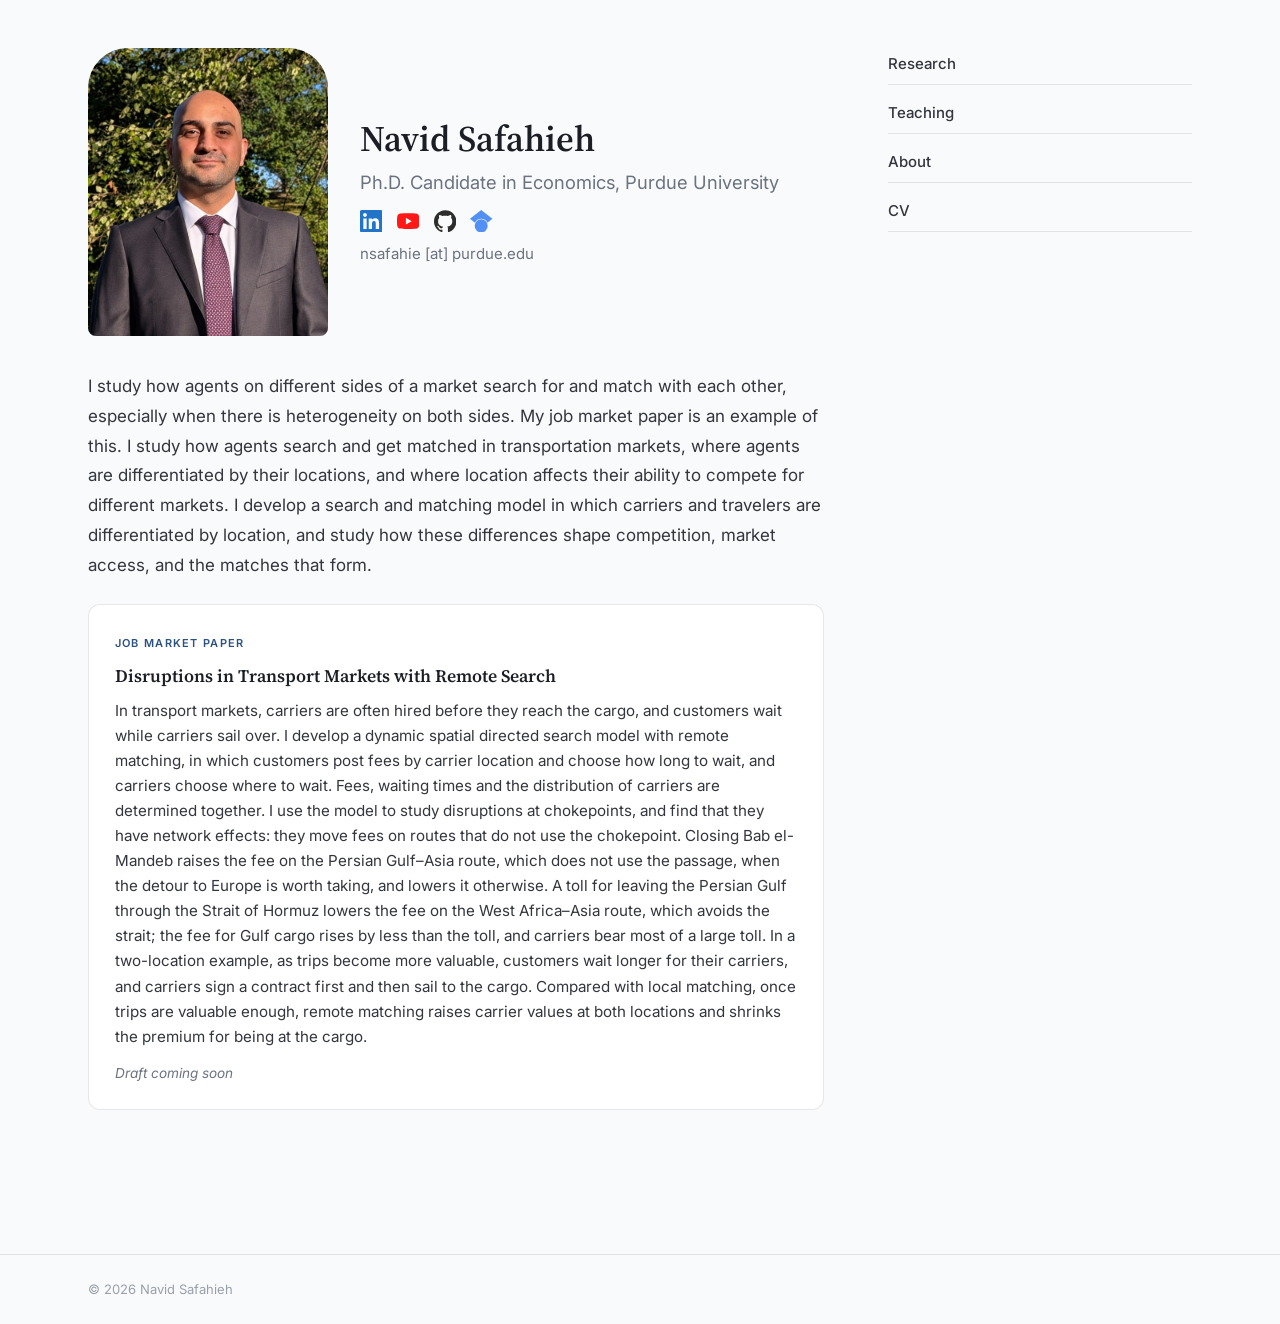
<file: index.html>
<!DOCTYPE html>
<html lang="en">
<head>
  <meta charset="UTF-8"/>
  <meta name="viewport" content="width=device-width, initial-scale=1.0"/>
  <title>Navid Safahieh</title>
  <meta name="description" content="Navid Safahieh — Ph.D. Candidate in Economics, Purdue University, on the 2026&ndash;27 job market. Job market paper on remote matching in transport markets."/>
  <link rel="icon" href="data:image/svg+xml,<svg xmlns='http://www.w3.org/2000/svg' viewBox='0 0 32 32'><rect width='32' height='32' rx='6' fill='%232c5282'/><text x='50%25' y='50%25' dominant-baseline='central' text-anchor='middle' font-family='Georgia,serif' font-size='14' font-weight='bold' fill='white'>NS</text></svg>"/>
  <link rel="preconnect" href="https://fonts.googleapis.com"/>
  <link rel="preconnect" href="https://fonts.gstatic.com" crossorigin/>
  <link href="https://fonts.googleapis.com/css2?family=Inter:wght@400;500;600&family=Source+Serif+4:opsz,wght@8..60,400;8..60,600&display=swap" rel="stylesheet"/>
  <link rel="stylesheet" href="css/style.css?v=2"/>
</head>
<body>

<main>
  <div class="page-grid">
    <div class="col-main">
      <div class="hero">
        <div class="hero__photo"><img src="images/profile.jpg" alt="Portrait photo of Navid Safahieh."/></div>
        <div>
          <h1 class="hero__name">Navid Safahieh</h1>
          <p class="hero__tagline">Ph.D. Candidate in Economics, Purdue University</p>
          <ul class="social-icons">
            <li>
              <a class="linkedin" href="https://www.linkedin.com/in/navid-safahieh/" target="_blank" rel="noopener" aria-label="LinkedIn" title="LinkedIn">
                <svg viewBox="0 0 24 24" width="22" height="22" aria-hidden="true"><path d="M20.447 20.452h-3.554v-5.569c0-1.328-.027-3.037-1.852-3.037-1.853 0-2.136 1.446-2.136 2.939v5.667H9.351V9h3.414v1.561h.046c.477-.9 1.637-1.85 3.37-1.85 3.601 0 4.267 2.37 4.267 5.455v6.286zM5.337 7.433c-1.144 0-2.063-.926-2.063-2.065 0-1.138.92-2.063 2.063-2.063 1.14 0 2.064.925 2.064 2.063 0 1.139-.925 2.065-2.064 2.065zm1.782 13.019H3.555V9h3.564v11.452zM22.225 0H1.771C.792 0 0 .774 0 1.729v20.542C0 23.227.792 24 1.771 24h20.451C23.2 24 24 23.227 24 22.271V1.729C24 .774 23.2 0 22.222 0h.003z"/></svg>
              </a>
            </li>
            <li>
              <a class="youtube" href="https://youtube.com/@navidzky?si=ARtnO8RznfrMCBA2" target="_blank" rel="noopener" aria-label="YouTube" title="YouTube">
                <svg viewBox="0 0 24 24" width="22" height="22" aria-hidden="true"><path d="M23.498 6.186a3.016 3.016 0 0 0-2.122-2.136C19.505 3.545 12 3.545 12 3.545s-7.505 0-9.377.505A3.017 3.017 0 0 0 .502 6.186C0 8.07 0 12 0 12s0 3.93.502 5.814a3.016 3.016 0 0 0 2.122 2.136c1.871.505 9.376.505 9.376.505s7.505 0 9.377-.505a3.015 3.015 0 0 0 2.122-2.136C24 15.93 24 12 24 12s0-3.93-.502-5.814zM9.545 15.568V8.432L15.818 12l-6.273 3.568z"/></svg>
              </a>
            </li>
            <li>
              <a class="github" href="https://github.com/Navidzky" target="_blank" rel="noopener" aria-label="GitHub" title="GitHub">
                <svg viewBox="0 0 24 24" width="22" height="22" aria-hidden="true"><path d="M12 .297c-6.63 0-12 5.373-12 12 0 5.303 3.438 9.8 8.205 11.385.6.113.82-.258.82-.577 0-.285-.01-1.04-.015-2.04-3.338.724-4.042-1.61-4.042-1.61C4.422 18.07 3.633 17.7 3.633 17.7c-1.087-.744.084-.729.084-.729 1.205.084 1.838 1.236 1.838 1.236 1.07 1.835 2.809 1.305 3.495.998.108-.776.417-1.305.76-1.605-2.665-.3-5.466-1.332-5.466-5.93 0-1.31.465-2.38 1.235-3.22-.135-.303-.54-1.523.105-3.176 0 0 1.005-.322 3.3 1.23.96-.267 1.98-.399 3-.405 1.02.006 2.04.138 3 .405 2.28-1.552 3.285-1.23 3.285-1.23.645 1.653.24 2.873.12 3.176.765.84 1.23 1.91 1.23 3.22 0 4.61-2.805 5.625-5.475 5.92.42.36.81 1.096.81 2.22 0 1.606-.015 2.896-.015 3.286 0 .315.21.69.825.57C20.565 22.092 24 17.592 24 12.297c0-6.627-5.373-12-12-12"/></svg>
              </a>
            </li>
            <li>
              <a class="scholar" href="https://scholar.google.com/citations?user=AmNygIAAAAAJ&amp;hl=en&amp;oi=ao" target="_blank" rel="noopener" aria-label="Google Scholar" title="Google Scholar">
                <svg viewBox="0 0 24 24" width="22" height="22" aria-hidden="true"><path d="M5.242 13.769L0 9.5 12 0l12 9.5-5.242 4.269C17.548 11.24 14.978 9.5 12 9.5c-2.977 0-5.548 1.74-6.758 4.269zM12 10a7 7 0 1 0 0 14 7 7 0 0 0 0-14z"/></svg>
              </a>
            </li>
          </ul>
          <p class="hero__email">nsafahie [at] purdue.edu</p>
        </div>
      </div>

      <div class="about">
        <p>
          I study how agents on different sides of a market search for and match
          with each other, especially when there is heterogeneity on both sides. My job market
          paper is an example of this. I study how agents search and get matched in transportation
          markets, where agents are differentiated by their locations, and where location affects
          their ability to compete for different markets. I develop a search and matching model in
          which carriers and travelers are differentiated by location, and study how these
          differences shape competition, market access, and the matches that form.
        </p>
      </div>

      <div class="featured">
        <span class="eyebrow">Job Market Paper</span>
        <p class="paper-title">Disruptions in Transport Markets with Remote Search</p>
        <p class="paper-finding">
          In transport markets, carriers are often hired before they reach the cargo, and customers wait while
          carriers sail over. I develop a dynamic spatial directed search model with remote matching, in which
          customers post fees by carrier location and choose how long to wait, and carriers choose where to
          wait. Fees, waiting times and the distribution of carriers are determined together. I use the model
          to study disruptions at chokepoints, and find that they have network effects: they move fees on
          routes that do not use the chokepoint. Closing Bab el-Mandeb raises the fee on the Persian Gulf&ndash;Asia
          route, which does not use the passage, when the detour to Europe is worth taking, and lowers it
          otherwise. A toll for leaving the Persian Gulf through the Strait of Hormuz lowers the fee on the West
          Africa&ndash;Asia route, which avoids the strait; the fee for Gulf cargo rises by less than the toll, and
          carriers bear most of a large toll. In a two-location example, as trips become more valuable,
          customers wait longer for their carriers, and carriers sign a contract first and then sail to the
          cargo. Compared with local matching, once trips are valuable enough, remote matching raises carrier
          values at both locations and shrinks the premium for being at the cargo.
        </p>
        <ul class="reslinks">
          <li><span class="note">Draft coming soon</span></li>
        </ul>
      </div>
    </div>

    <aside class="rail">
      <nav class="home-nav" aria-label="Site">
        <a href="research.html">Research</a>
        <a href="teaching.html">Teaching</a>
        <a href="about.html">About</a>
        <a href="cv.html">CV</a>
      </nav>
    </aside>
  </div>
</main>

<footer class="site-footer">
  <div class="site-footer__inner">
    <span>&copy; 2026 Navid Safahieh</span>
  </div>
</footer>

<script src="js/main.js"></script>
</body>
</html>
</file>
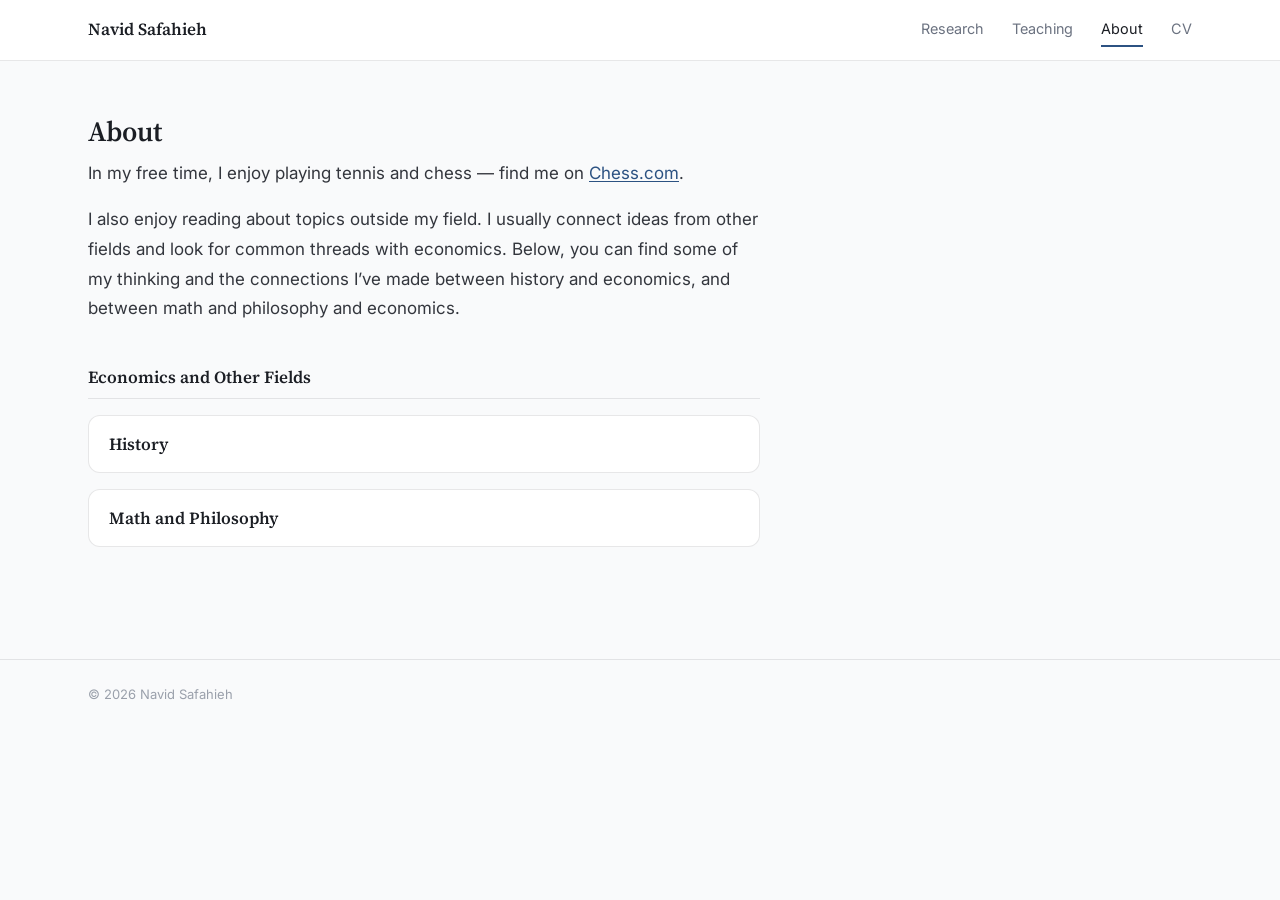
<file: about.html>
<!DOCTYPE html>
<html lang="en">
<head>
  <meta charset="UTF-8"/>
  <meta name="viewport" content="width=device-width, initial-scale=1.0"/>
  <title>About &middot; Navid Safahieh</title>
  <meta name="description" content="A bit about Navid Safahieh beyond economics: tennis, chess, history, and philosophy of modeling."/>
  <link rel="icon" href="data:image/svg+xml,<svg xmlns='http://www.w3.org/2000/svg' viewBox='0 0 32 32'><rect width='32' height='32' rx='6' fill='%232c5282'/><text x='50%25' y='50%25' dominant-baseline='central' text-anchor='middle' font-family='Georgia,serif' font-size='14' font-weight='bold' fill='white'>NS</text></svg>"/>
  <link rel="preconnect" href="https://fonts.googleapis.com"/>
  <link rel="preconnect" href="https://fonts.gstatic.com" crossorigin/>
  <link href="https://fonts.googleapis.com/css2?family=Inter:wght@400;500;600&family=Source+Serif+4:opsz,wght@8..60,400;8..60,600&display=swap" rel="stylesheet"/>
  <link rel="stylesheet" href="css/style.css?v=2"/>
</head>
<body>

<header class="masthead">
  <div class="masthead__inner">
    <a class="masthead__name" href="index.html">Navid Safahieh</a>
    <button class="masthead__toggle" aria-label="Toggle navigation" aria-expanded="false"><span></span></button>
    <nav class="masthead__nav">
      <a href="research.html">Research</a>
      <a href="teaching.html">Teaching</a>
      <a href="about.html" class="is-active">About</a>
      <a href="cv.html">CV</a>
    </nav>
  </div>
</header>

<main>
  <h1 class="page-title">About</h1>

  <div class="about-wrap">
    <div class="about">
      <p>In my free time, I enjoy playing tennis and chess &mdash; find me on <a href="https://www.chess.com/member/navidzky" target="_blank" rel="noopener">Chess.com</a>.</p>
      <p>I also enjoy reading about topics outside my field. I usually connect ideas from other fields and look for common threads with economics. Below, you can find some of my thinking and the connections I&rsquo;ve made between history and economics, and between math and philosophy and economics.</p>
    </div>

    <section class="about-group">
      <h2 class="subhead">Economics and Other Fields</h2>
      <div class="tile-grid tile-grid--stack">
        <div class="tile">
          <button class="tile__trigger abs-toggle" type="button" aria-expanded="false" aria-controls="tile-history">
            <span class="tile__title">History</span>
          </button>
          <div class="tile__body" id="tile-history" hidden>
            <div class="tile__image"><img src="images/history.jpg" alt="A shark and an ice-cream cone next to a chart of ice cream consumption and shark attacks moving together, with old photos and a magnifying glass representing historical evidence" loading="lazy"/></div>
            <p>Both historians and economists have the same challenge in some sense. They are trying to learn about something from evidence, but the evidence itself can be misleading.</p>
            <p>In economics, sometimes the data can give us a misleading picture. A nice example is the famous shark and ice cream example. When we see an increase in ice cream consumption, we also see higher numbers of shark attacks at the beach.</p>
            <p>I want to use this as an example of how an observed relationship in the data does not necessarily mean what we might initially think it means. In this example, summer is actually the common factor: people eat more ice cream and spend more time in the water, which also creates more opportunities for shark attacks.</p>
            <p>The data need to be interpreted carefully, and we need to understand the mechanism generating the relationship.</p>
            <p>History has a similar problem. Historians reconstruct the past from surviving evidence, but that evidence can be incomplete, distorted, selectively preserved, or even fabricated. So the challenge is not simply collecting evidence, but more importantly forming the right theory to detect the distorted and missing pieces and piece together the right picture.</p>
          </div>
        </div>
        <div class="tile">
          <button class="tile__trigger abs-toggle" type="button" aria-expanded="false" aria-controls="tile-math">
            <span class="tile__title">Math and Philosophy</span>
          </button>
          <div class="tile__body" id="tile-math" hidden>
            <div class="tile__image"><img src="images/godel.webp" alt="Portrait of Kurt G&ouml;del" loading="lazy"/></div>
            <p>G&ouml;del&rsquo;s first incompleteness theorem says that any consistent formal system capable of expressing basic arithmetic contains true statements that cannot be proved or disproved within the system. In other words, there will always be statements that cannot be established from its own axioms.</p>
            <p>This has made me think more deeply about economic modeling. An economic model also starts with a set of assumptions, and everything we derive from the model ultimately depends on them. Before asking what a model can tell us, perhaps we should first ask what we want it to explain and whether we have chosen the right assumptions to explain it.</p>
          </div>
        </div>
      </div>
    </section>
  </div>
</main>

<footer class="site-footer">
  <div class="site-footer__inner">
    <span>&copy; 2026 Navid Safahieh</span>
  </div>
</footer>

<script src="js/main.js"></script>
</body>
</html>
</file>
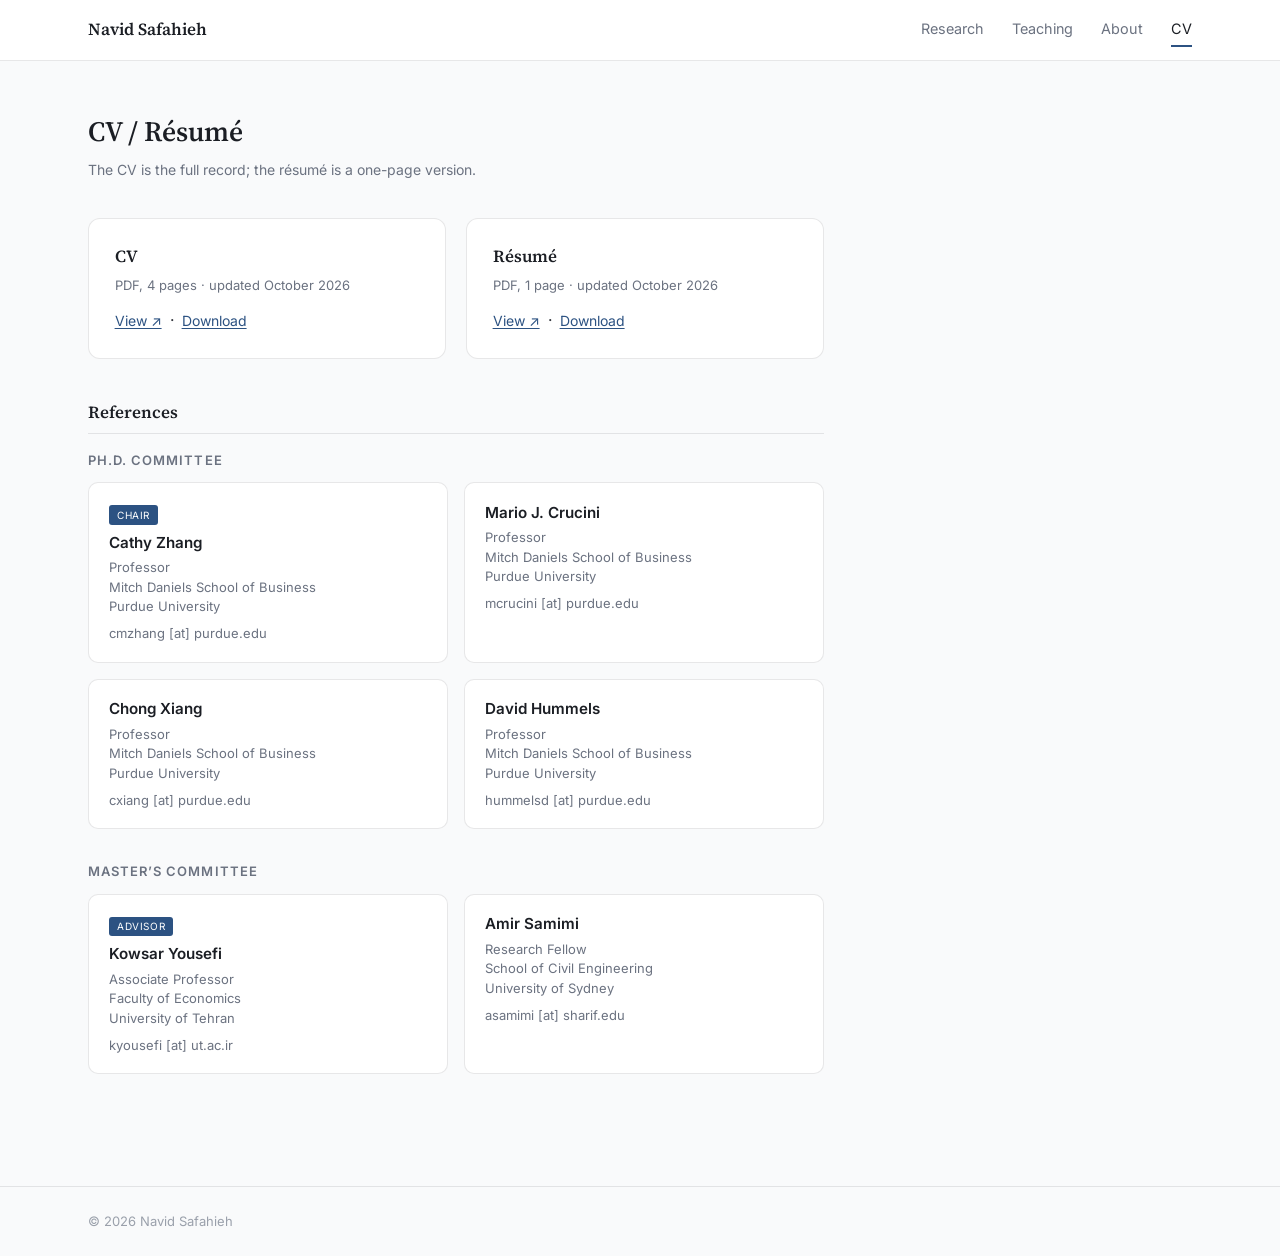
<file: cv.html>
<!DOCTYPE html>
<html lang="en">
<head>
  <meta charset="UTF-8"/>
  <meta name="viewport" content="width=device-width, initial-scale=1.0"/>
  <title>CV &middot; Navid Safahieh</title>
  <meta name="description" content="CV, r&eacute;sum&eacute;, skills, and references for Navid Safahieh."/>
  <link rel="icon" href="data:image/svg+xml,<svg xmlns='http://www.w3.org/2000/svg' viewBox='0 0 32 32'><rect width='32' height='32' rx='6' fill='%232c5282'/><text x='50%25' y='50%25' dominant-baseline='central' text-anchor='middle' font-family='Georgia,serif' font-size='14' font-weight='bold' fill='white'>NS</text></svg>"/>
  <link rel="preconnect" href="https://fonts.googleapis.com"/>
  <link rel="preconnect" href="https://fonts.gstatic.com" crossorigin/>
  <link href="https://fonts.googleapis.com/css2?family=Inter:wght@400;500;600&family=Source+Serif+4:opsz,wght@8..60,400;8..60,600&display=swap" rel="stylesheet"/>
  <link rel="stylesheet" href="css/style.css?v=2"/>
</head>
<body>

<header class="masthead">
  <div class="masthead__inner">
    <a class="masthead__name" href="index.html">Navid Safahieh</a>
    <button class="masthead__toggle" aria-label="Toggle navigation" aria-expanded="false"><span></span></button>
    <nav class="masthead__nav">
      <a href="research.html">Research</a>
      <a href="teaching.html">Teaching</a>
      <a href="about.html">About</a>
      <a href="cv.html" class="is-active">CV</a>
    </nav>
  </div>
</header>

<main>
  <h1 class="page-title">CV / R&eacute;sum&eacute;</h1>
  <p class="page-kicker">The CV is the full record; the r&eacute;sum&eacute; is a one-page version.</p>

  <div class="page-single">
      <div class="cards">
        <div class="card">
          <p class="card__title">CV</p>
          <p class="card__meta">PDF, 4 pages &middot; updated October 2026</p>
          <a class="card__cta" href="CV/cv.pdf" target="_blank" rel="noopener">View &#8599;</a>
          &nbsp;&middot;&nbsp;
          <a class="card__cta" href="CV/cv.pdf" download>Download</a>
        </div>
        <div class="card">
          <p class="card__title">R&eacute;sum&eacute;</p>
          <p class="card__meta">PDF, 1 page &middot; updated October 2026</p>
          <a class="card__cta" href="CV/resume.pdf" target="_blank" rel="noopener">View &#8599;</a>
          &nbsp;&middot;&nbsp;
          <a class="card__cta" href="CV/resume.pdf" download>Download</a>
        </div>
      </div>

      <h2 class="subhead">References</h2>

      <p class="ref-group-label">Ph.D. Committee</p>
      <div class="ref-grid">
        <div class="ref-card">
          <span class="ref-badge">Chair</span>
          <div class="ref-name">Cathy Zhang</div>
          <div class="ref-role">Professor<br/>Mitch Daniels School of Business<br/>Purdue University</div>
          <div class="ref-email">cmzhang [at] purdue.edu</div>
        </div>
        <div class="ref-card">
          <div class="ref-name">Mario J. Crucini</div>
          <div class="ref-role">Professor<br/>Mitch Daniels School of Business<br/>Purdue University</div>
          <div class="ref-email">mcrucini [at] purdue.edu</div>
        </div>
        <div class="ref-card">
          <div class="ref-name">Chong Xiang</div>
          <div class="ref-role">Professor<br/>Mitch Daniels School of Business<br/>Purdue University</div>
          <div class="ref-email">cxiang [at] purdue.edu</div>
        </div>
        <div class="ref-card">
          <div class="ref-name">David Hummels</div>
          <div class="ref-role">Professor<br/>Mitch Daniels School of Business<br/>Purdue University</div>
          <div class="ref-email">hummelsd [at] purdue.edu</div>
        </div>
      </div>

      <p class="ref-group-label">Master&rsquo;s Committee</p>
      <div class="ref-grid">
        <div class="ref-card">
          <span class="ref-badge">Advisor</span>
          <div class="ref-name">Kowsar Yousefi</div>
          <div class="ref-role">Associate Professor<br/>Faculty of Economics<br/>University of Tehran</div>
          <div class="ref-email">kyousefi [at] ut.ac.ir</div>
        </div>
        <div class="ref-card">
          <div class="ref-name">Amir Samimi</div>
          <div class="ref-role">Research Fellow<br/>School of Civil Engineering<br/>University of Sydney</div>
          <div class="ref-email">asamimi [at] sharif.edu</div>
        </div>
      </div>
  </div>
</main>

<footer class="site-footer">
  <div class="site-footer__inner">
    <span>&copy; 2026 Navid Safahieh</span>
  </div>
</footer>

<script src="js/main.js"></script>
</body>
</html>
</file>
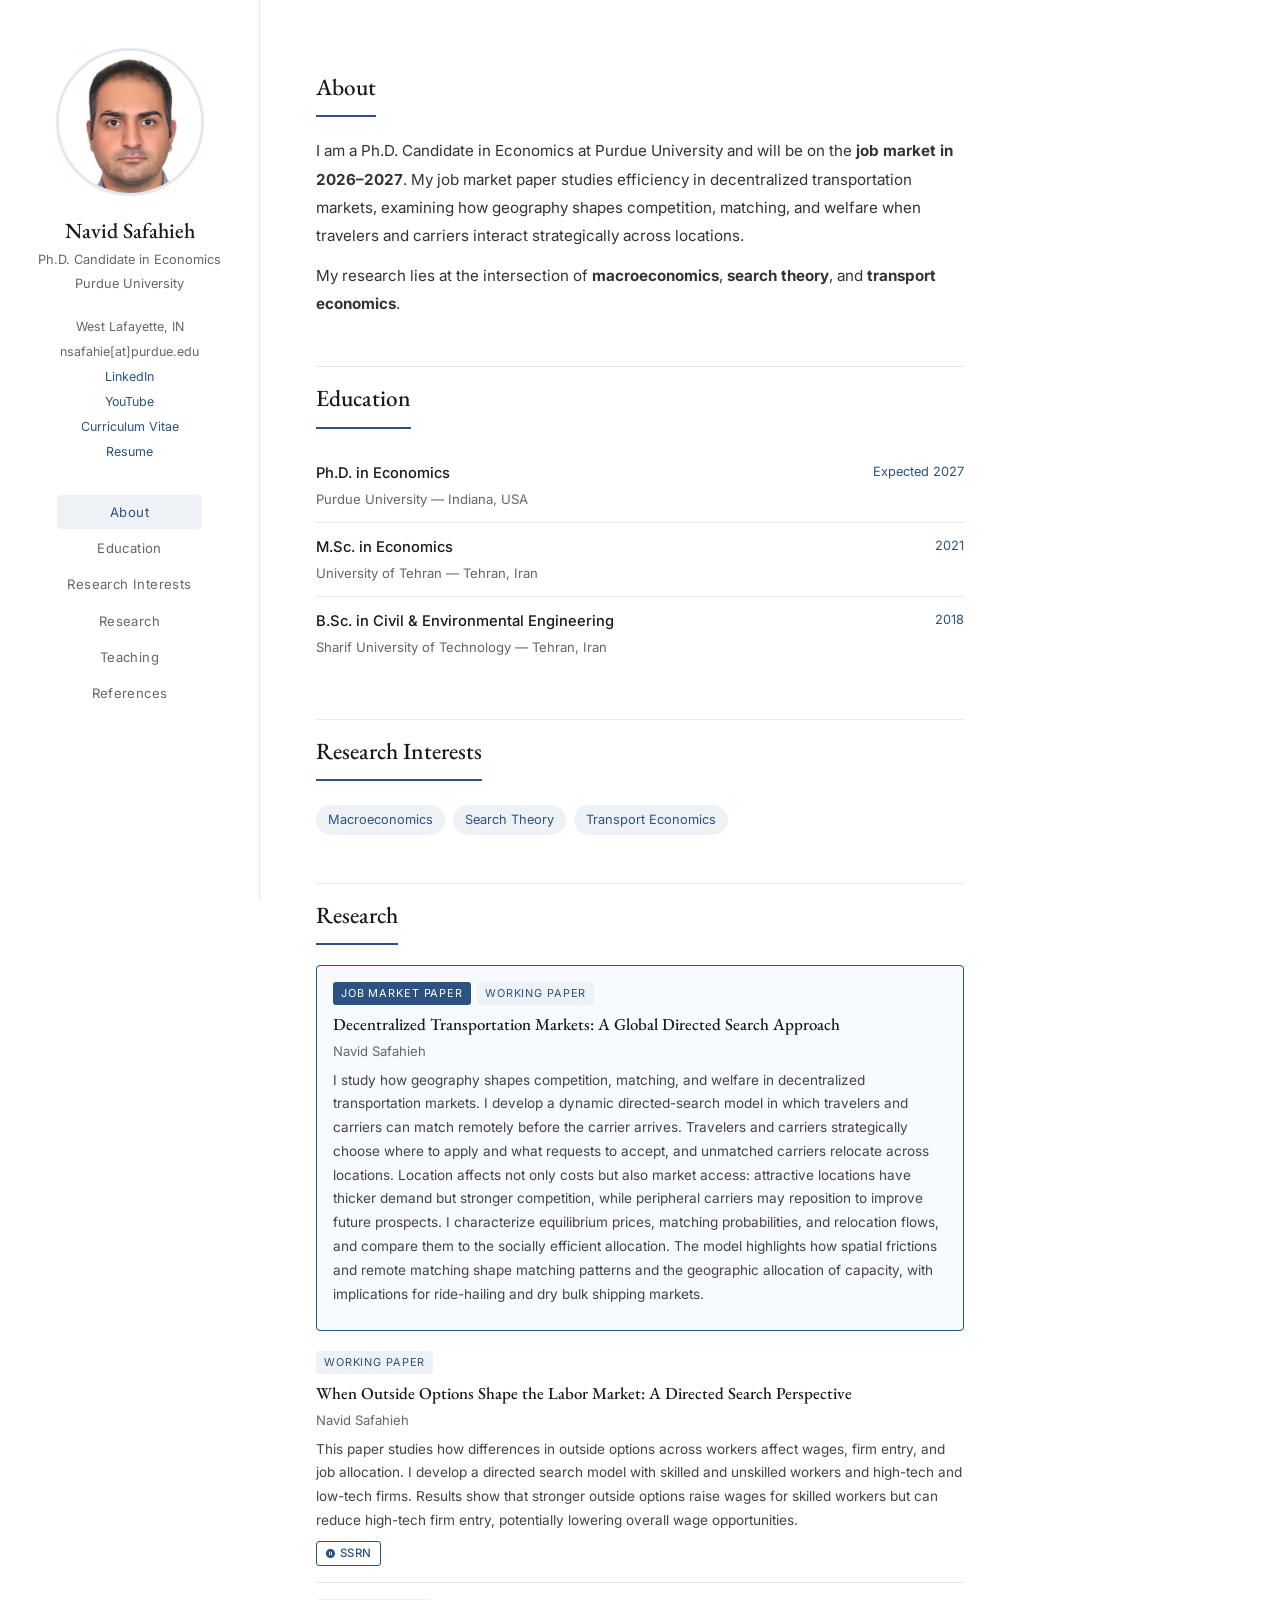
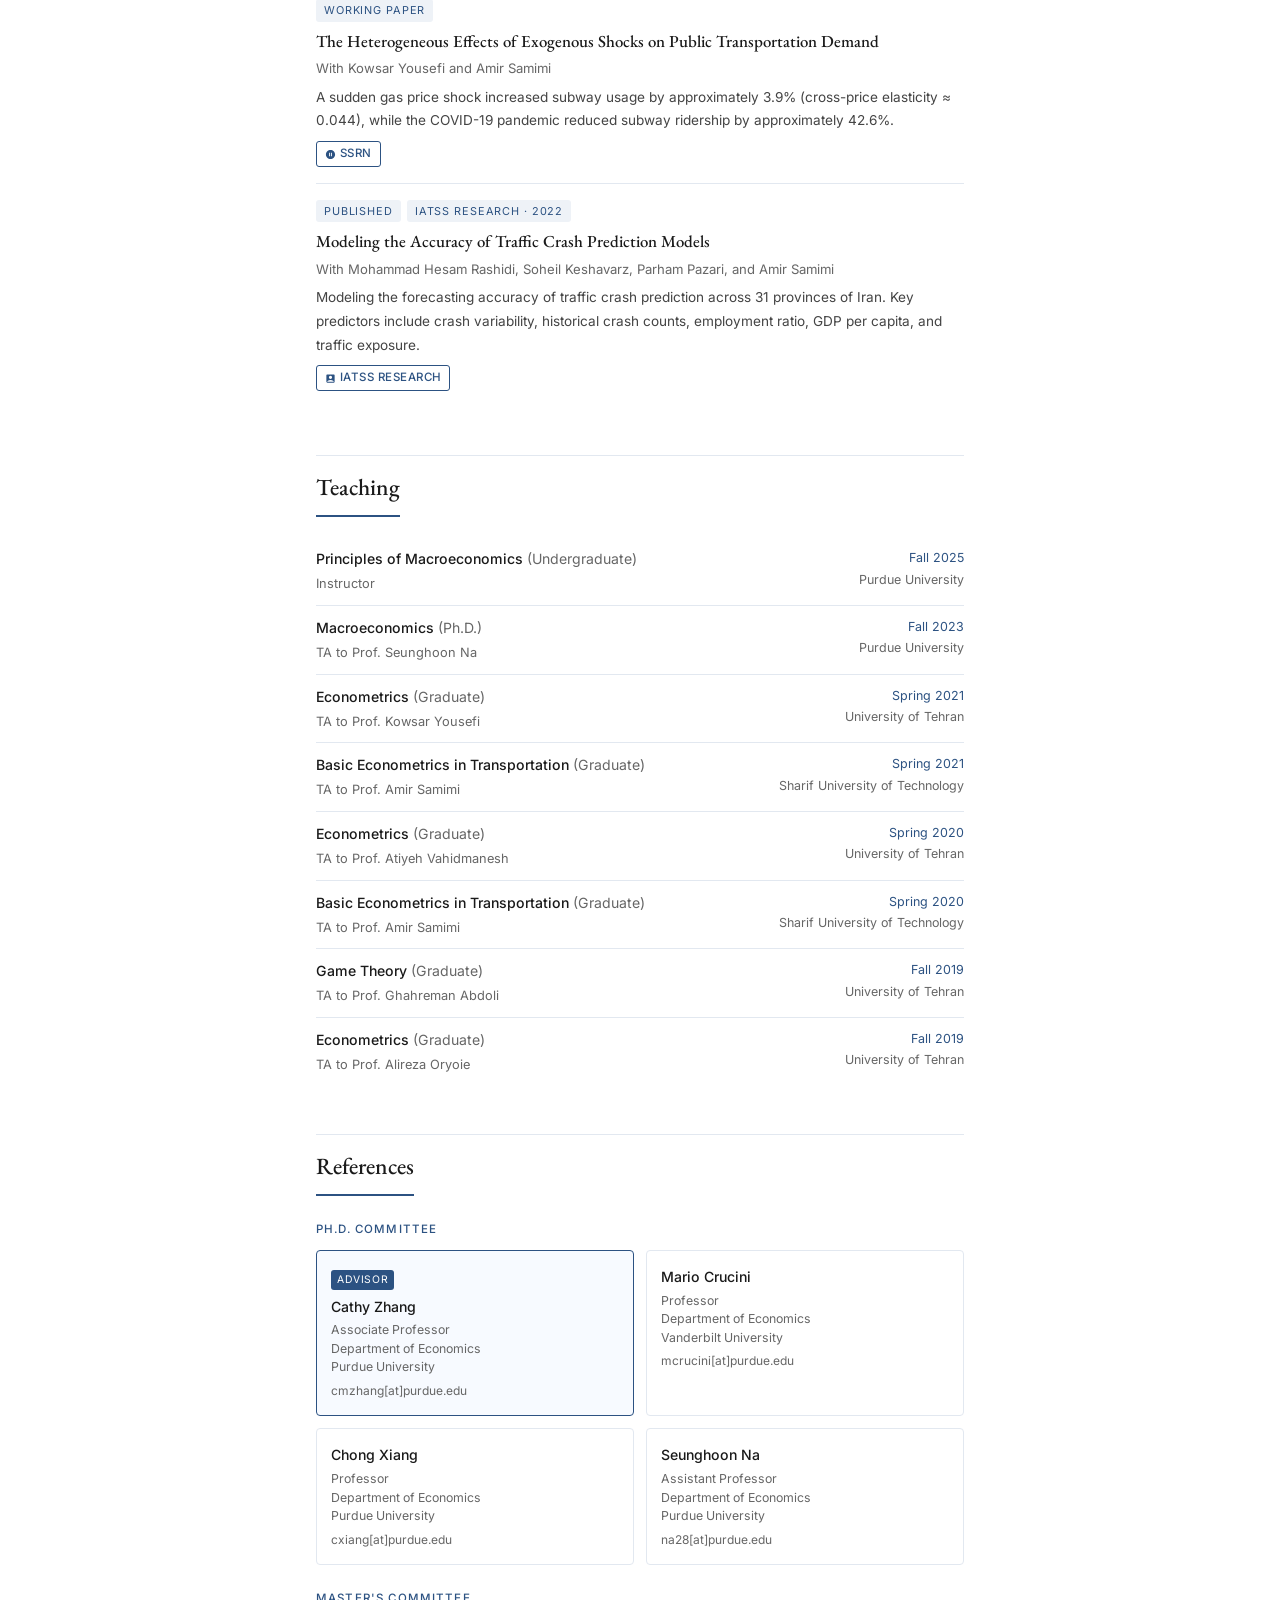
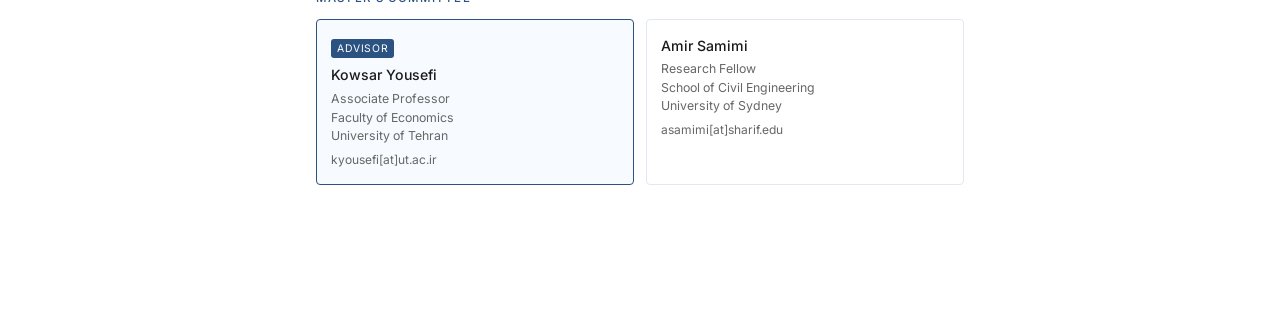
<file: index-legacy.html>
<!DOCTYPE html>
<html lang="en">
<head>
  <meta charset="UTF-8"/>
  <meta name="viewport" content="width=device-width, initial-scale=1.0"/>
  <title>Navid Safahieh</title>
  <link rel="icon" href="data:image/svg+xml,<svg xmlns='http://www.w3.org/2000/svg' viewBox='0 0 32 32'><rect width='32' height='32' rx='6' fill='%232c5282'/><text x='50%25' y='50%25' dominant-baseline='central' text-anchor='middle' font-family='Georgia,serif' font-size='14' font-weight='bold' fill='white'>NS</text></svg>"/>
  <link href="https://fonts.googleapis.com/css2?family=EB+Garamond:ital,wght@0,400;0,500;1,400&family=Inter:wght@300;400;500&display=swap" rel="stylesheet"/>
  <style>
    :root {
      --bg: #ffffff;
      --text: #1a1a1a;
      --muted: #666;
      --accent: #2c5282;
      --border: #e2e8f0;
      --sidebar-w: 260px;
    }

    * { box-sizing: border-box; margin: 0; padding: 0; }
    html { scroll-behavior: smooth; }

    body {
      font-family: 'Inter', sans-serif;
      font-size: 15px;
      color: var(--text);
      background: var(--bg);
      line-height: 1.7;
    }

    .layout { display: flex; min-height: 100vh; }

    .sidebar {
      width: var(--sidebar-w);
      position: fixed;
      top: 0; left: 0; bottom: 0;
      padding: 48px 28px 40px;
      display: flex;
      flex-direction: column;
      align-items: center;
      text-align: center;
      border-right: 1px solid var(--border);
      background: #fff;
      overflow-y: auto;
    }

    .photo {
      width: 148px;
      height: 148px;
      border-radius: 50%;
      object-fit: cover;
      object-position: center top;
      margin-bottom: 20px;
      border: 3px solid var(--border);
    }

    .sidebar h1 {
      font-family: 'EB Garamond', serif;
      font-size: 1.35rem;
      font-weight: 500;
      line-height: 1.3;
      margin-bottom: 6px;
      color: var(--text);
    }

    .sidebar .role {
      font-size: 0.8rem;
      color: var(--muted);
      line-height: 1.5;
      margin-bottom: 4px;
    }

    /* ① Purdue now black like .role */
    .sidebar .uni {
      font-size: 0.8rem;
      color: var(--muted);
      margin-bottom: 20px;
    }

    .contact {
      font-size: 0.78rem;
      color: var(--muted);
      line-height: 2;
      margin-bottom: 28px;
    }

    .contact a {
      color: var(--accent);
      text-decoration: none;
    }
    .contact a:hover { text-decoration: underline; }

    nav ul { list-style: none; width: 100%; }
    nav li { margin: 2px 0; }
    nav a {
      display: block;
      padding: 6px 10px;
      font-size: 0.82rem;
      letter-spacing: 0.03em;
      color: var(--muted);
      text-decoration: none;
      border-radius: 4px;
      transition: background 0.15s, color 0.15s;
    }
    nav a:hover, nav a.active {
      background: #eef2f7;
      color: var(--accent);
    }

    .content {
      margin-left: var(--sidebar-w);
      flex: 1;
      max-width: 760px;
      padding: 56px 56px 80px;
    }

    section {
      padding-top: 12px;
      padding-bottom: 48px;
      border-bottom: 1px solid var(--border);
    }
    section:last-child { border-bottom: none; }

    h2 {
      font-family: 'EB Garamond', serif;
      font-size: 1.45rem;
      font-weight: 500;
      color: var(--text);
      margin-bottom: 20px;
      padding-bottom: 8px;
      border-bottom: 2px solid var(--accent);
      display: inline-block;
    }

    #about p {
      font-size: 0.95rem;
      line-height: 1.85;
      color: #333;
      margin-bottom: 12px;
    }
    #about p:last-child { margin-bottom: 0; }

    /* ── EDUCATION ── */
    .edu-item {
      display: flex;
      justify-content: space-between;
      align-items: flex-start;
      padding: 12px 0;
      border-bottom: 1px solid var(--border);
      gap: 1rem;
    }
    .edu-item:last-child { border-bottom: none; }
    .edu-deg { font-size: 0.92rem; font-weight: 500; color: var(--text); }
    .edu-inst { font-size: 0.82rem; color: var(--muted); margin-top: 2px; }
    .edu-year { font-size: 0.8rem; color: var(--accent); white-space: nowrap; flex-shrink: 0; }

    /* ── INTERESTS ── */
    .tags { display: flex; flex-wrap: wrap; gap: 8px; margin-top: 4px; }
    .tag {
      background: #eef2f7;
      color: var(--accent);
      padding: 4px 12px;
      border-radius: 20px;
      font-size: 0.8rem;
    }

    /* ── PAPERS ── */
    .paper {
      padding: 16px 0;
      border-bottom: 1px solid var(--border);
    }
    .paper:last-child { border-bottom: none; }

    /* JMP highlight */
    .paper.jmp {
      background: #f7faff;
      border: 1px solid var(--accent);
      border-radius: 4px;
      padding: 16px;
      margin-bottom: 4px;
    }

    .paper-labels { display: flex; flex-wrap: wrap; gap: 6px; margin-bottom: 8px; }

    .paper-label {
      display: inline-block;
      font-size: 0.68rem;
      letter-spacing: 0.08em;
      text-transform: uppercase;
      background: #eef2f7;
      color: var(--accent);
      padding: 2px 8px;
      border-radius: 3px;
    }

    .paper-label.jmp-label {
      background: var(--accent);
      color: #fff;
    }

    .paper-title {
      font-family: 'EB Garamond', serif;
      font-size: 1.05rem;
      font-weight: 500;
      line-height: 1.4;
      margin-bottom: 4px;
    }

    .paper-authors { font-size: 0.82rem; color: var(--muted); margin-bottom: 6px; }
    .paper-abs { font-size: 0.85rem; color: #444; line-height: 1.75; margin-bottom: 8px; }

    /* ⑥ small icon-style link badges */
    .paper-links { display: flex; flex-wrap: wrap; gap: 6px; margin-top: 6px; }
    .paper-link {
      display: inline-flex;
      align-items: center;
      gap: 4px;
      font-size: 0.72rem;
      font-weight: 500;
      letter-spacing: 0.04em;
      text-transform: uppercase;
      color: var(--accent);
      border: 1px solid var(--accent);
      border-radius: 3px;
      padding: 2px 8px;
      text-decoration: none;
      transition: background 0.15s, color 0.15s;
    }
    .paper-link:hover {
      background: var(--accent);
      color: #fff;
    }
    .paper-link svg { width: 11px; height: 11px; fill: currentColor; }

    /* ── TEACHING ── */
    .t-item {
      display: grid;
      grid-template-columns: 1fr auto;
      gap: 1rem;
      padding: 10px 0;
      border-bottom: 1px solid var(--border);
      font-size: 0.88rem;
    }
    .t-item:last-child { border-bottom: none; }
    .t-course { font-weight: 500; }
    .t-role { font-size: 0.8rem; color: var(--muted); margin-top: 2px; }
    .t-right { text-align: right; }
    .t-date { font-size: 0.78rem; color: var(--accent); }
    .t-inst { font-size: 0.78rem; color: var(--muted); }

    /* ── REFERENCES ── */
    .ref-group-label {
      font-size: 0.72rem;
      font-weight: 500;
      letter-spacing: 0.1em;
      text-transform: uppercase;
      color: var(--accent);
      margin: 24px 0 10px;
    }
    .ref-group-label:first-of-type { margin-top: 4px; }

    .ref-grid {
      display: grid;
      grid-template-columns: repeat(auto-fill, minmax(210px, 1fr));
      gap: 12px;
    }

    .ref-card {
      padding: 14px;
      border: 1px solid var(--border);
      border-radius: 4px;
    }

    .ref-card.advisor {
      border-color: var(--accent);
      background: #f7faff;
    }

    .ref-name { font-weight: 500; font-size: 0.88rem; margin-bottom: 3px; }
    .ref-badge {
      display: inline-block;
      font-size: 0.65rem;
      letter-spacing: 0.06em;
      text-transform: uppercase;
      background: var(--accent);
      color: #fff;
      padding: 1px 6px;
      border-radius: 3px;
      margin-bottom: 5px;
    }
    .ref-info { font-size: 0.77rem; color: var(--muted); line-height: 1.5; margin-bottom: 4px; }
    .ref-email { font-size: 0.75rem; color: var(--muted); }

    @media (max-width: 700px) {
      .sidebar { position: relative; width: 100%; border-right: none; border-bottom: 1px solid var(--border); }
      .content { margin-left: 0; padding: 32px 24px 60px; }
      .layout { flex-direction: column; }
    }
  </style>
</head>
<body>

<div class="layout">

  <!-- ── SIDEBAR ── -->
  <aside class="sidebar">
    <img class="photo" src="[data-uri]" alt="Navid Safahieh"/>
    <h1>Navid Safahieh</h1>
    <p class="role">Ph.D. Candidate in Economics</p>
    <p class="uni">Purdue University</p>

    <div class="contact">
      <div>West Lafayette, IN</div>
      <div>nsafahie[at]purdue.edu</div>
      <!-- ② LinkedIn above CV -->
      <div><a href="https://www.linkedin.com/in/navid-safahieh/" target="_blank" rel="noopener">LinkedIn</a></div>
      <div><a href="https://youtube.com/@navidzky?si=ARtnO8RznfrMCBA2" target="_blank" rel="noopener">YouTube</a></div>
      <div><a href="CV/cv.pdf">Curriculum Vitae</a></div>
      <div><a href="CV/resume.pdf">Resume</a></div>
    </div>

    <nav>
      <ul>
        <li><a href="#about" class="active">About</a></li>
        <li><a href="#education">Education</a></li>
        <li><a href="#interests">Research Interests</a></li>
        <li><a href="#research">Research</a></li>
        <li><a href="#teaching">Teaching</a></li>
        <li><a href="#references">References</a></li>
      </ul>
    </nav>
  </aside>

  <!-- ── CONTENT ── -->
  <main class="content">

    <!-- ABOUT -->
    <section id="about">
      <h2>About</h2>
      <!-- ③ Job market mention, JMP topic, keep last sentence -->
      <p>
        I am a Ph.D. Candidate in Economics at Purdue University and will be on the
        <strong>job market in 2026–2027</strong>. My job market paper studies efficiency
        in decentralized transportation markets, examining how geography shapes competition,
        matching, and welfare when travelers and carriers interact strategically across locations.
      </p>
      <p>
        My research lies at the intersection of <strong>macroeconomics</strong>,
        <strong>search theory</strong>, and <strong>transport economics</strong>.
      </p>
    </section>

    <!-- EDUCATION -->
    <section id="education">
      <h2>Education</h2>

      <div class="edu-item">
        <div>
          <div class="edu-deg">Ph.D. in Economics</div>
          <!-- ④ Expected graduation year -->
          <div class="edu-inst">Purdue University &mdash; Indiana, USA</div>
        </div>
        <div class="edu-year">Expected 2027</div>
      </div>

      <div class="edu-item">
        <div>
          <div class="edu-deg">M.Sc. in Economics</div>
          <div class="edu-inst">University of Tehran &mdash; Tehran, Iran</div>
        </div>
        <div class="edu-year">2021</div>
      </div>

      <div class="edu-item">
        <div>
          <div class="edu-deg">B.Sc. in Civil &amp; Environmental Engineering</div>
          <div class="edu-inst">Sharif University of Technology &mdash; Tehran, Iran</div>
        </div>
        <div class="edu-year">2018</div>
      </div>
    </section>

    <!-- INTERESTS -->
    <section id="interests">
      <h2>Research Interests</h2>
      <div class="tags">
        <span class="tag">Macroeconomics</span>
        <span class="tag">Search Theory</span>
        <span class="tag">Transport Economics</span>
      </div>
    </section>

    <!-- RESEARCH -->
    <section id="research">
      <h2>Research</h2>

      <!-- ⑤ JMP — featured -->
      <div class="paper jmp">
        <div class="paper-labels">
          <span class="paper-label jmp-label">Job Market Paper</span>
          <span class="paper-label">Working Paper</span>
        </div>
        <div class="paper-title">
          Decentralized Transportation Markets: A Global Directed Search Approach
        </div>
        <div class="paper-authors">Navid Safahieh</div>
        <div class="paper-abs">
          I study how geography shapes competition, matching, and welfare in decentralized
          transportation markets. I develop a dynamic directed-search model in which travelers
          and carriers can match remotely before the carrier arrives. Travelers and carriers
          strategically choose where to apply and what requests to accept, and unmatched carriers
          relocate across locations. Location affects not only costs but also market access:
          attractive locations have thicker demand but stronger competition, while peripheral
          carriers may reposition to improve future prospects. I characterize equilibrium prices,
          matching probabilities, and relocation flows, and compare them to the socially efficient
          allocation. The model highlights how spatial frictions and remote matching shape matching
          patterns and the geographic allocation of capacity, with implications for ride-hailing
          and dry bulk shipping markets.
        </div>
      </div>

      <div class="paper">
        <div class="paper-labels">
          <span class="paper-label">Working Paper</span>
        </div>
        <div class="paper-title">When Outside Options Shape the Labor Market: A Directed Search Perspective</div>
        <div class="paper-authors">Navid Safahieh</div>
        <div class="paper-abs">
          This paper studies how differences in outside options across workers affect wages, firm entry,
          and job allocation. I develop a directed search model with skilled and unskilled workers and
          high-tech and low-tech firms. Results show that stronger outside options raise wages for skilled
          workers but can reduce high-tech firm entry, potentially lowering overall wage opportunities.
        </div>
        <div class="paper-links">
          <a class="paper-link" href="https://dx.doi.org/10.2139/ssrn.6379739" target="_blank" rel="noopener">
            <svg viewBox="0 0 24 24"><path d="M12 2C6.48 2 2 6.48 2 12s4.48 10 10 10 10-4.48 10-10S17.52 2 12 2zm-1 14H9V8h2v8zm4 0h-2V8h2v8z"/></svg>
            SSRN
          </a>
        </div>
      </div>

      <!-- ⑥ link badges instead of title hyperlink -->
      <div class="paper">
        <div class="paper-labels">
          <span class="paper-label">Working Paper</span>
        </div>
        <div class="paper-title">
          The Heterogeneous Effects of Exogenous Shocks on Public Transportation Demand
        </div>
        <div class="paper-authors">With Kowsar Yousefi and Amir Samimi</div>
        <div class="paper-abs">
          A sudden gas price shock increased subway usage by approximately 3.9% (cross-price elasticity ≈ 0.044),
          while the COVID-19 pandemic reduced subway ridership by approximately 42.6%.
        </div>
        <div class="paper-links">
          <a class="paper-link" href="https://dx.doi.org/10.2139/ssrn.4830956" target="_blank" rel="noopener">
            <svg viewBox="0 0 24 24"><path d="M12 2C6.48 2 2 6.48 2 12s4.48 10 10 10 10-4.48 10-10S17.52 2 12 2zm-1 14H9V8h2v8zm4 0h-2V8h2v8z"/></svg>
            SSRN
          </a>
        </div>
      </div>

      <!-- ⑦ "Published" instead of "Journal Publication" -->
      <div class="paper">
        <div class="paper-labels">
          <span class="paper-label">Published</span>
          <span class="paper-label">IATSS Research · 2022</span>
        </div>
        <div class="paper-title">
          Modeling the Accuracy of Traffic Crash Prediction Models
        </div>
        <div class="paper-authors">With Mohammad Hesam Rashidi, Soheil Keshavarz, Parham Pazari, and Amir Samimi</div>
        <div class="paper-abs">
          Modeling the forecasting accuracy of traffic crash prediction across 31 provinces of Iran.
          Key predictors include crash variability, historical crash counts, employment ratio, GDP per capita,
          and traffic exposure.
        </div>
        <div class="paper-links">
          <a class="paper-link" href="https://doi.org/10.1016/j.iatssr.2022.03.004" target="_blank" rel="noopener">
            <svg viewBox="0 0 24 24"><path d="M19 3H5c-1.1 0-2 .9-2 2v14c0 1.1.9 2 2 2h14c1.1 0 2-.9 2-2V5c0-1.1-.9-2-2-2zm-7 3c1.93 0 3.5 1.57 3.5 3.5S13.93 13 12 13s-3.5-1.57-3.5-3.5S10.07 6 12 6zm7 13H5v-.23c0-.62.28-1.2.76-1.58C7.47 15.82 9.64 15 12 15s4.53.82 6.24 2.19c.48.38.76.97.76 1.58V19z"/></svg>
            IATSS Research
          </a>
        </div>
      </div>
    </section>

    <!-- TEACHING -->
    <section id="teaching">
      <h2>Teaching</h2>

      <!-- ⑧ Fall/Spring + year -->
      <div class="t-item">
        <div>
          <div class="t-course">Principles of Macroeconomics <span style="font-weight:400;color:var(--muted)">(Undergraduate)</span></div>
          <div class="t-role">Instructor</div>
        </div>
        <div class="t-right">
          <div class="t-date">Fall 2025</div>
          <div class="t-inst">Purdue University</div>
        </div>
      </div>

      <div class="t-item">
        <div>
          <div class="t-course">Macroeconomics <span style="font-weight:400;color:var(--muted)">(Ph.D.)</span></div>
          <div class="t-role">TA to Prof. Seunghoon Na</div>
        </div>
        <div class="t-right">
          <div class="t-date">Fall 2023</div>
          <div class="t-inst">Purdue University</div>
        </div>
      </div>

      <div class="t-item">
        <div>
          <div class="t-course">Econometrics <span style="font-weight:400;color:var(--muted)">(Graduate)</span></div>
          <div class="t-role">TA to Prof. Kowsar Yousefi</div>
        </div>
        <div class="t-right">
          <div class="t-date">Spring 2021</div>
          <div class="t-inst">University of Tehran</div>
        </div>
      </div>

      <div class="t-item">
        <div>
          <div class="t-course">Basic Econometrics in Transportation <span style="font-weight:400;color:var(--muted)">(Graduate)</span></div>
          <div class="t-role">TA to Prof. Amir Samimi</div>
        </div>
        <div class="t-right">
          <div class="t-date">Spring 2021</div>
          <div class="t-inst">Sharif University of Technology</div>
        </div>
      </div>

      <div class="t-item">
        <div>
          <div class="t-course">Econometrics <span style="font-weight:400;color:var(--muted)">(Graduate)</span></div>
          <div class="t-role">TA to Prof. Atiyeh Vahidmanesh</div>
        </div>
        <div class="t-right">
          <div class="t-date">Spring 2020</div>
          <div class="t-inst">University of Tehran</div>
        </div>
      </div>

      <div class="t-item">
        <div>
          <div class="t-course">Basic Econometrics in Transportation <span style="font-weight:400;color:var(--muted)">(Graduate)</span></div>
          <div class="t-role">TA to Prof. Amir Samimi</div>
        </div>
        <div class="t-right">
          <div class="t-date">Spring 2020</div>
          <div class="t-inst">Sharif University of Technology</div>
        </div>
      </div>

      <div class="t-item">
        <div>
          <div class="t-course">Game Theory <span style="font-weight:400;color:var(--muted)">(Graduate)</span></div>
          <div class="t-role">TA to Prof. Ghahreman Abdoli</div>
        </div>
        <div class="t-right">
          <div class="t-date">Fall 2019</div>
          <div class="t-inst">University of Tehran</div>
        </div>
      </div>

      <div class="t-item">
        <div>
          <div class="t-course">Econometrics <span style="font-weight:400;color:var(--muted)">(Graduate)</span></div>
          <div class="t-role">TA to Prof. Alireza Oryoie</div>
        </div>
        <div class="t-right">
          <div class="t-date">Fall 2019</div>
          <div class="t-inst">University of Tehran</div>
        </div>
      </div>
    </section>

    <!-- REFERENCES -->
    <section id="references">
      <h2>References</h2>

      <p class="ref-group-label">Ph.D. Committee</p>
      <div class="ref-grid">

        <div class="ref-card advisor">
          <span class="ref-badge">Advisor</span>
          <div class="ref-name">Cathy Zhang</div>
          <div class="ref-info">Associate Professor<br/>Department of Economics<br/>Purdue University</div>
          <div class="ref-email">cmzhang[at]purdue.edu</div>
        </div>

        <div class="ref-card">
          <div class="ref-name">Mario Crucini</div>
          <div class="ref-info">Professor<br/>Department of Economics<br/>Vanderbilt University</div>
          <div class="ref-email">mcrucini[at]purdue.edu</div>
        </div>

        <div class="ref-card">
          <div class="ref-name">Chong Xiang</div>
          <div class="ref-info">Professor<br/>Department of Economics<br/>Purdue University</div>
          <div class="ref-email">cxiang[at]purdue.edu</div>
        </div>

        <div class="ref-card">
          <div class="ref-name">Seunghoon Na</div>
          <div class="ref-info">Assistant Professor<br/>Department of Economics<br/>Purdue University</div>
          <div class="ref-email">na28[at]purdue.edu</div>
        </div>

      </div>

      <p class="ref-group-label">Master's Committee</p>
      <div class="ref-grid">

        <div class="ref-card advisor">
          <span class="ref-badge">Advisor</span>
          <div class="ref-name">Kowsar Yousefi</div>
          <div class="ref-info">Associate Professor<br/>Faculty of Economics<br/>University of Tehran</div>
          <div class="ref-email">kyousefi[at]ut.ac.ir</div>
        </div>

        <div class="ref-card">
          <div class="ref-name">Amir Samimi</div>
          <div class="ref-info">Research Fellow<br/>School of Civil Engineering<br/>University of Sydney</div>
          <div class="ref-email">asamimi[at]sharif.edu</div>
        </div>

      </div>
    </section>

  </main>
</div>

<script>
  const sections = document.querySelectorAll('section[id]');
  const navLinks = document.querySelectorAll('nav a');
  const observer = new IntersectionObserver((entries) => {
    entries.forEach(entry => {
      if (entry.isIntersecting) {
        navLinks.forEach(a => a.classList.remove('active'));
        const active = document.querySelector('nav a[href="#' + entry.target.id + '"]');
        if (active) active.classList.add('active');
      }
    });
  }, { rootMargin: '-30% 0px -60% 0px' });
  sections.forEach(s => observer.observe(s));
</script>

</body>
</html>
</file>
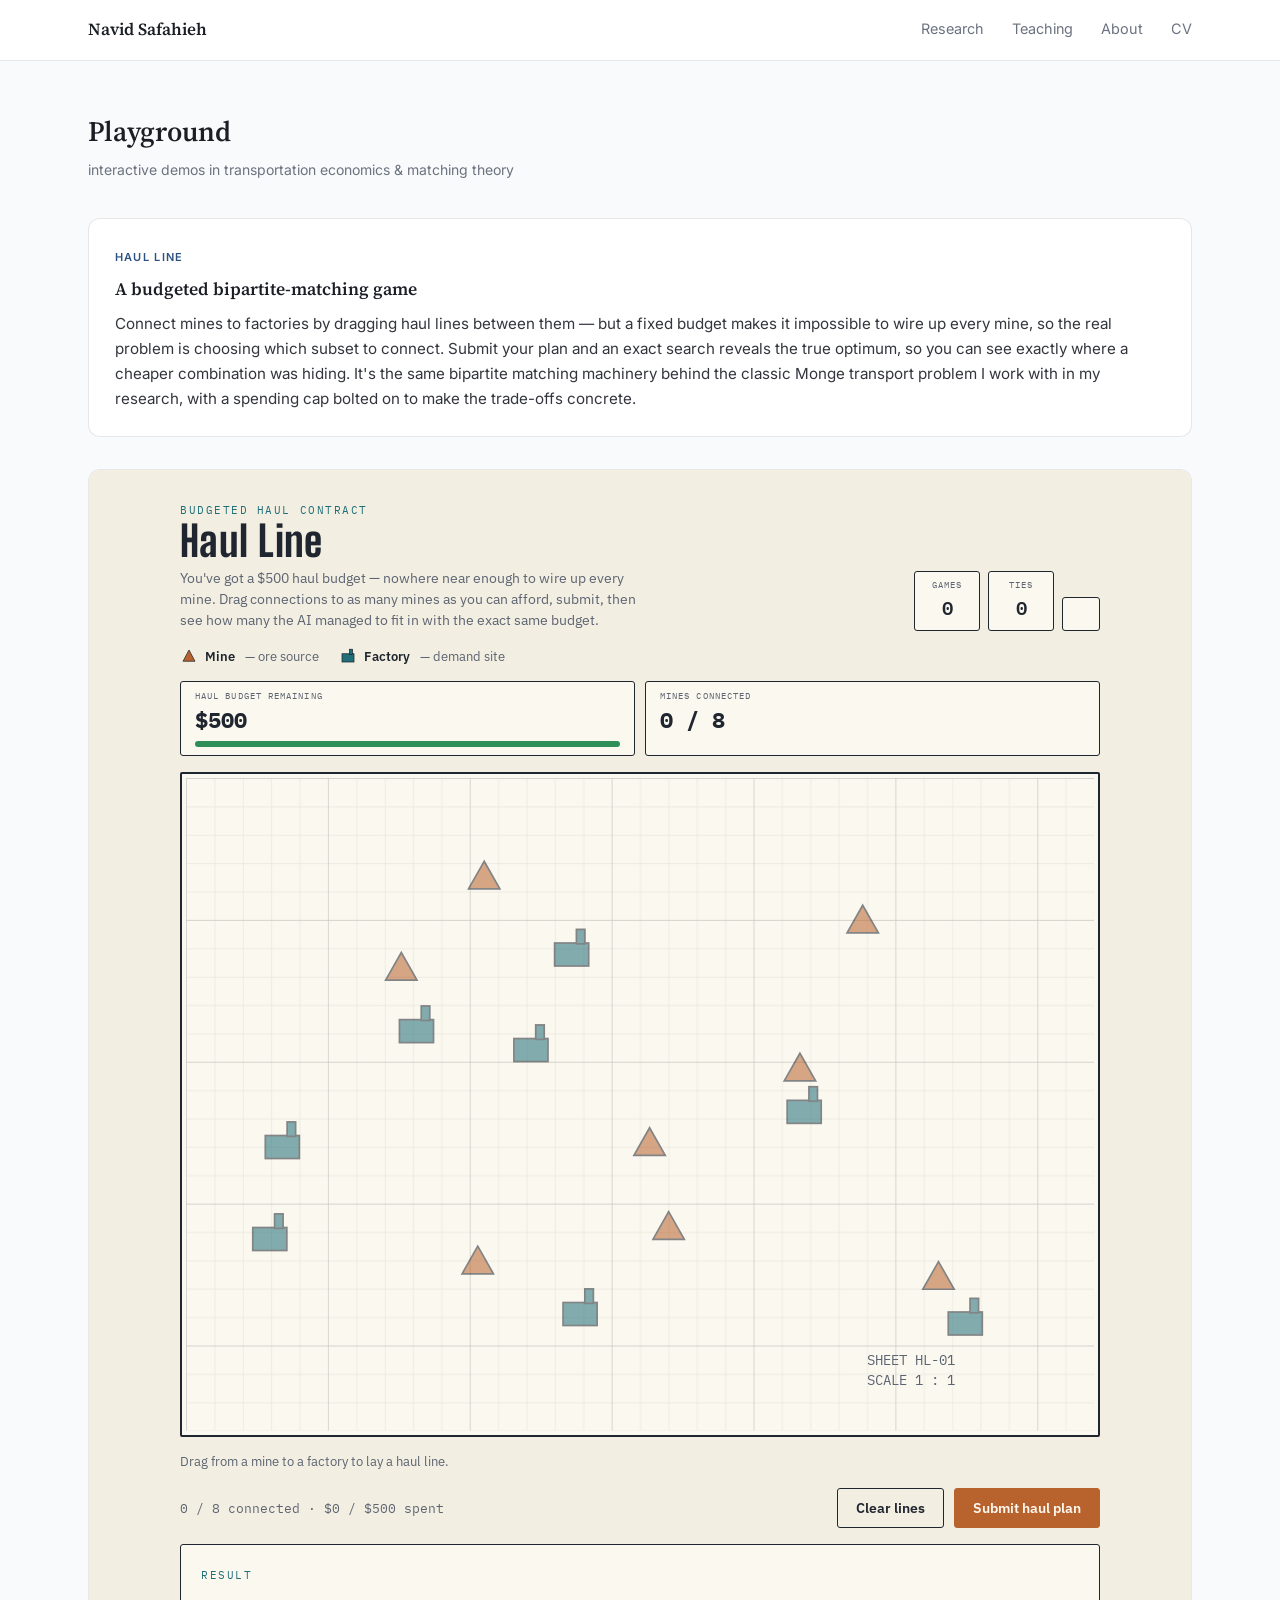
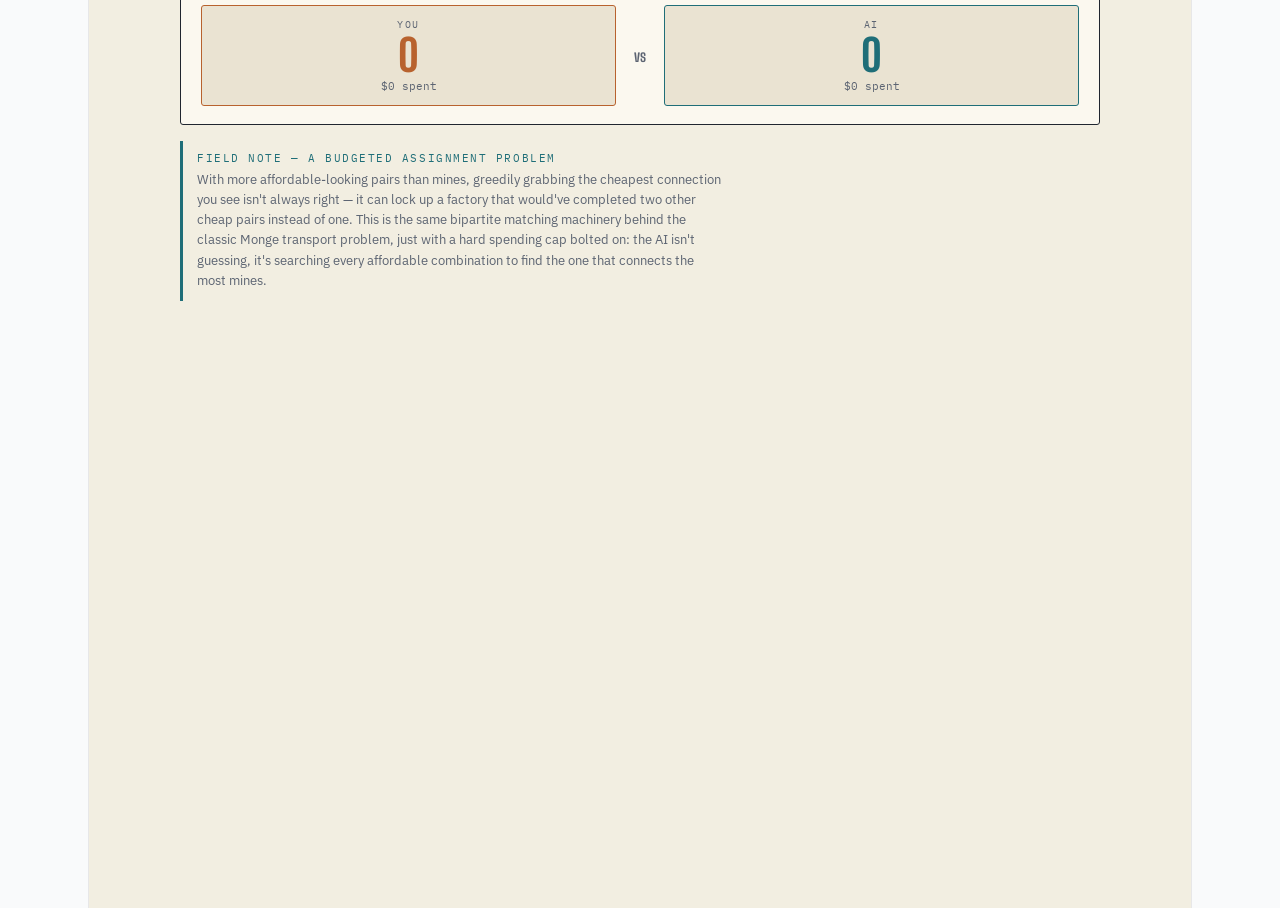
<file: playground.html>
<!DOCTYPE html>
<html lang="en">
<head>
  <meta charset="UTF-8"/>
  <meta name="viewport" content="width=device-width, initial-scale=1.0"/>
  <title>Playground &middot; Navid Safahieh</title>
  <meta name="description" content="Interactive demos in transportation economics and matching theory, built by Navid Safahieh."/>
  <link rel="icon" href="data:image/svg+xml,<svg xmlns='http://www.w3.org/2000/svg' viewBox='0 0 32 32'><rect width='32' height='32' rx='6' fill='%232c5282'/><text x='50%25' y='50%25' dominant-baseline='central' text-anchor='middle' font-family='Georgia,serif' font-size='14' font-weight='bold' fill='white'>NS</text></svg>"/>
  <link rel="preconnect" href="https://fonts.googleapis.com"/>
  <link rel="preconnect" href="https://fonts.gstatic.com" crossorigin/>
  <link href="https://fonts.googleapis.com/css2?family=Inter:wght@400;500;600&family=Source+Serif+4:opsz,wght@8..60,400;8..60,600&display=swap" rel="stylesheet"/>
  <link rel="stylesheet" href="css/style.css?v=2"/>
</head>
<body>

<header class="masthead">
  <div class="masthead__inner">
    <a class="masthead__name" href="index.html">Navid Safahieh</a>
    <button class="masthead__toggle" aria-label="Toggle navigation" aria-expanded="false"><span></span></button>
    <nav class="masthead__nav">
      <a href="research.html">Research</a>
      <a href="teaching.html">Teaching</a>
      <a href="about.html">About</a>
      <a href="cv.html">CV</a>
    </nav>
  </div>
</header>

<main>
  <h1 class="page-title">Playground</h1>
  <p class="page-kicker">interactive demos in transportation economics &amp; matching theory</p>

  <div class="featured" style="margin-top:0;">
    <span class="eyebrow">Haul Line</span>
    <p class="paper-title">A budgeted bipartite-matching game</p>
    <p class="paper-finding">
      Connect mines to factories by dragging haul lines between them &mdash; but a fixed budget makes
      it impossible to wire up every mine, so the real problem is choosing which subset to connect.
      Submit your plan and an exact search reveals the true optimum, so you can see exactly where a
      cheaper combination was hiding. It's the same bipartite matching machinery behind the classic
      Monge transport problem I work with in my research, with a spending cap bolted on to make the
      trade-offs concrete.
    </p>
  </div>

  <div class="game-embed">
    <iframe id="haulLineFrame" src="games/haul-line.html" title="Haul Line — a budgeted mine-to-factory matching game" loading="lazy"></iframe>
  </div>
  <p class="game-embed__note">Trouble with the embed? <a href="games/haul-line.html" target="_blank" rel="noopener">Open Haul Line in its own tab</a>.</p>

  <div class="featured">
    <span class="eyebrow">DEUCEY</span>
    <p class="paper-title">A real matching market, not a simulated one: nearby tennis players and courts</p>
    <p class="paper-finding">
      Where Haul Line is a teaching toy, DEUCEY is a matching market I actually built and shipped: a
      mobile and web app that pairs nearby players by skill level and surfaces nearby courts with
      directions, backed by a live Postgres/PostGIS database rather than a simulation. The same
      question my research asks &mdash; who gets matched to whom, and what information they act on
      &mdash; shows up here as a concrete design choice: a player's exact location never leaves the
      database, so the platform reveals only a rounded distance, just enough to make a match without
      exposing anyone's precise whereabouts.
    </p>
    <ul class="reslinks">
      <li><a href="https://navidzky.github.io/deucey/" target="_blank" rel="noopener">Visit DEUCEY</a></li>
      <li><a href="https://github.com/Navidzky/deucey" target="_blank" rel="noopener">View on GitHub</a></li>
    </ul>
  </div>
</main>

<footer class="site-footer">
  <div class="site-footer__inner">
    <span>&copy; 2026 Navid Safahieh</span>
  </div>
</footer>

<script src="js/main.js"></script>
<script>
  window.addEventListener('message', function (e) {
    if (e && e.data && e.data.type === 'haulline-resize' && typeof e.data.height === 'number') {
      var frame = document.getElementById('haulLineFrame');
      if (frame) frame.style.height = Math.max(600, e.data.height) + 'px';
    }
  });
</script>
</body>
</html>
</file>
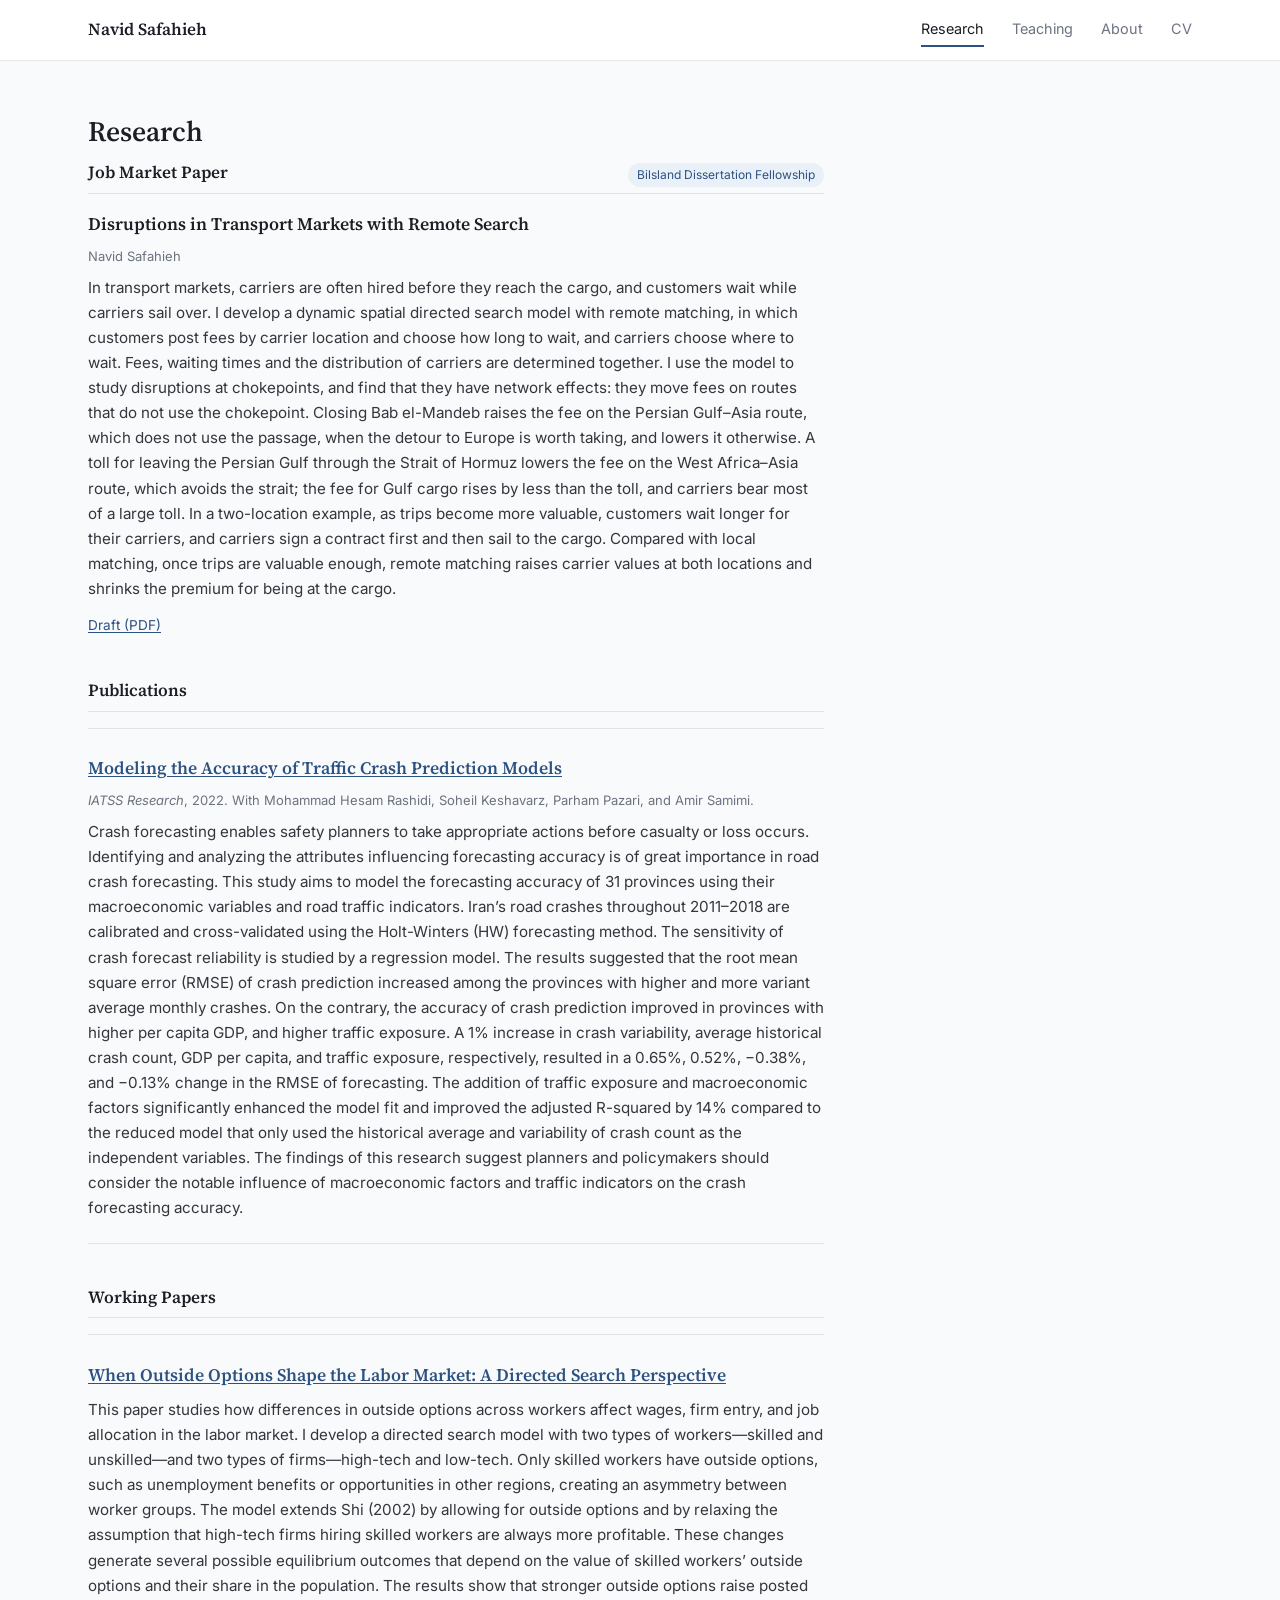
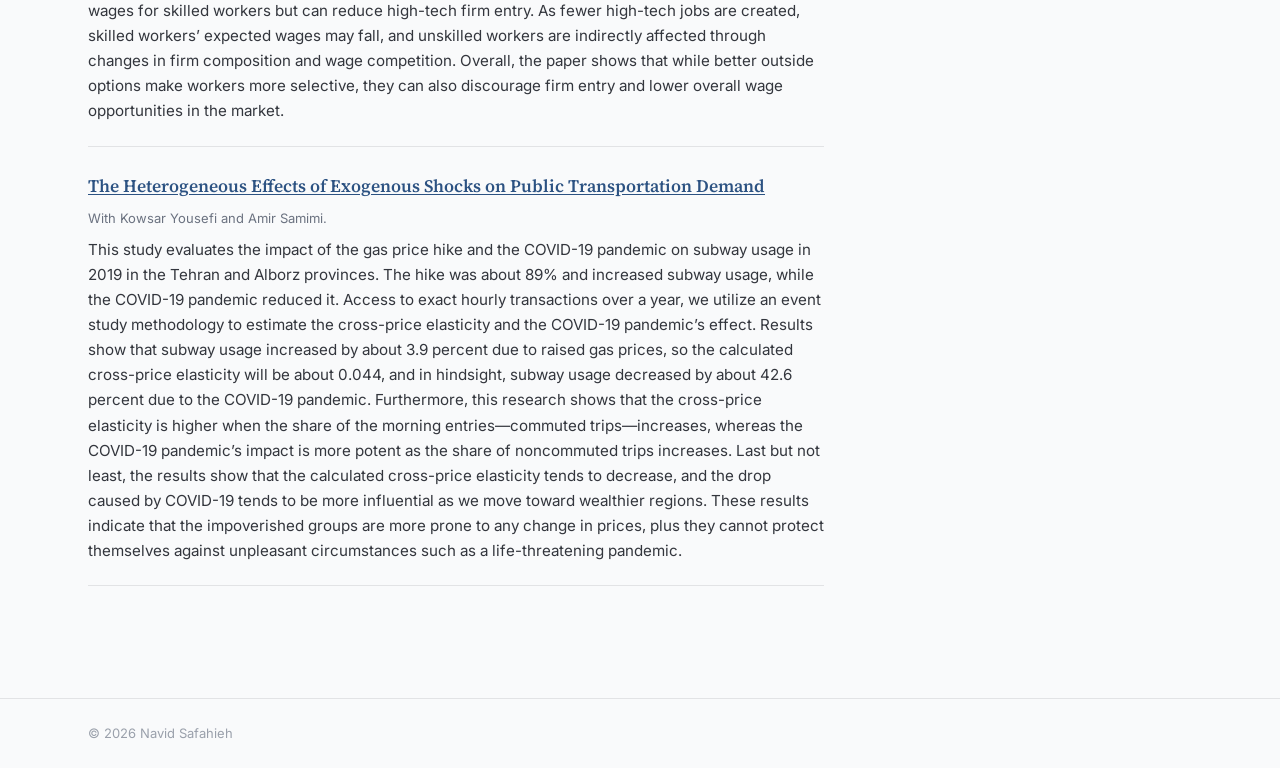
<file: research.html>
<!DOCTYPE html>
<html lang="en">
<head>
  <meta charset="UTF-8"/>
  <meta name="viewport" content="width=device-width, initial-scale=1.0"/>
  <title>Research &middot; Navid Safahieh</title>
  <meta name="description" content="Research by Navid Safahieh: job market paper, working papers, and publications in transportation economics and search theory."/>
  <link rel="icon" href="data:image/svg+xml,<svg xmlns='http://www.w3.org/2000/svg' viewBox='0 0 32 32'><rect width='32' height='32' rx='6' fill='%232c5282'/><text x='50%25' y='50%25' dominant-baseline='central' text-anchor='middle' font-family='Georgia,serif' font-size='14' font-weight='bold' fill='white'>NS</text></svg>"/>
  <link rel="preconnect" href="https://fonts.googleapis.com"/>
  <link rel="preconnect" href="https://fonts.gstatic.com" crossorigin/>
  <link href="https://fonts.googleapis.com/css2?family=Inter:wght@400;500;600&family=Source+Serif+4:opsz,wght@8..60,400;8..60,600&display=swap" rel="stylesheet"/>
  <link rel="stylesheet" href="css/style.css?v=2"/>
</head>
<body>

<header class="masthead">
  <div class="masthead__inner">
    <a class="masthead__name" href="index.html">Navid Safahieh</a>
    <button class="masthead__toggle" aria-label="Toggle navigation" aria-expanded="false"><span></span></button>
    <nav class="masthead__nav">
      <a href="research.html" class="is-active">Research</a>
      <a href="teaching.html">Teaching</a>
      <a href="about.html">About</a>
      <a href="cv.html">CV</a>
    </nav>
  </div>
</header>

<main>
  <h1 class="page-title">Research</h1>

  <div class="page-single">
      <div class="section-head" id="jmp">
        <h2>Job Market Paper</h2>
        <span class="t-award">Bilsland Dissertation Fellowship</span>
      </div>
      <p class="paper-title">Disruptions in Transport Markets with Remote Search</p>
      <p class="paper-authors">Navid Safahieh</p>
      <p class="paper-finding">
        In transport markets, carriers are often hired before they reach the cargo, and customers wait while
        carriers sail over. I develop a dynamic spatial directed search model with remote matching, in which
        customers post fees by carrier location and choose how long to wait, and carriers choose where to
        wait. Fees, waiting times and the distribution of carriers are determined together. I use the model
        to study disruptions at chokepoints, and find that they have network effects: they move fees on
        routes that do not use the chokepoint. Closing Bab el-Mandeb raises the fee on the Persian Gulf&ndash;Asia
        route, which does not use the passage, when the detour to Europe is worth taking, and lowers it
        otherwise. A toll for leaving the Persian Gulf through the Strait of Hormuz lowers the fee on the West
        Africa&ndash;Asia route, which avoids the strait; the fee for Gulf cargo rises by less than the toll, and
        carriers bear most of a large toll. In a two-location example, as trips become more valuable,
        customers wait longer for their carriers, and carriers sign a contract first and then sail to the
        cargo. Compared with local matching, once trips are valuable enough, remote matching raises carrier
        values at both locations and shrinks the premium for being at the cargo.
      </p>
      <ul class="reslinks">
        <li><a href="papers/Safahieh_JMP.pdf" target="_blank" rel="noopener">Draft (PDF)</a></li>
      </ul>

      <h2 class="subhead">Publications</h2>
      <ul class="paperlist">
        <li>
          <p class="paper-title">
            <a href="https://doi.org/10.1016/j.iatssr.2022.03.004" target="_blank" rel="noopener">Modeling the Accuracy of Traffic Crash Prediction Models</a>
          </p>
          <p class="paper-authors"><em>IATSS Research</em>, 2022. With Mohammad Hesam Rashidi, Soheil Keshavarz, Parham Pazari, and Amir Samimi.</p>
          <p class="paper-finding">
            Crash forecasting enables safety planners to take appropriate actions before casualty or
            loss occurs. Identifying and analyzing the attributes influencing forecasting accuracy
            is of great importance in road crash forecasting. This study aims to model the
            forecasting accuracy of 31 provinces using their macroeconomic variables and road
            traffic indicators. Iran&rsquo;s road crashes throughout 2011&ndash;2018 are calibrated
            and cross-validated using the Holt-Winters (HW) forecasting method. The sensitivity of
            crash forecast reliability is studied by a regression model. The results suggested that
            the root mean square error (RMSE) of crash prediction increased among the provinces with
            higher and more variant average monthly crashes. On the contrary, the accuracy of crash
            prediction improved in provinces with higher per capita GDP, and higher traffic
            exposure. A 1% increase in crash variability, average historical crash count, GDP per
            capita, and traffic exposure, respectively, resulted in a 0.65%, 0.52%, &minus;0.38%,
            and &minus;0.13% change in the RMSE of forecasting. The addition of traffic exposure and
            macroeconomic factors significantly enhanced the model fit and improved the adjusted
            R-squared by 14% compared to the reduced model that only used the historical average and
            variability of crash count as the independent variables. The findings of this research
            suggest planners and policymakers should consider the notable influence of macroeconomic
            factors and traffic indicators on the crash forecasting accuracy.
          </p>
        </li>
      </ul>

      <h2 class="subhead">Working Papers</h2>
      <ul class="paperlist">
        <li>
          <p class="paper-title">
            <a href="https://dx.doi.org/10.2139/ssrn.6379739" target="_blank" rel="noopener">When Outside Options Shape the Labor Market: A Directed Search Perspective</a>
          </p>
          <p class="paper-finding">
            This paper studies how differences in outside options across workers affect wages, firm
            entry, and job allocation in the labor market. I develop a directed search model with
            two types of workers&mdash;skilled and unskilled&mdash;and two types of
            firms&mdash;high-tech and low-tech. Only skilled workers have outside options, such as
            unemployment benefits or opportunities in other regions, creating an asymmetry between
            worker groups. The model extends Shi (2002) by allowing for outside options and by
            relaxing the assumption that high-tech firms hiring skilled workers are always more
            profitable. These changes generate several possible equilibrium outcomes that depend on
            the value of skilled workers&rsquo; outside options and their share in the population.
            The results show that stronger outside options raise posted wages for skilled workers
            but can reduce high-tech firm entry. As fewer high-tech jobs are created, skilled
            workers&rsquo; expected wages may fall, and unskilled workers are indirectly affected
            through changes in firm composition and wage competition. Overall, the paper shows that
            while better outside options make workers more selective, they can also discourage firm
            entry and lower overall wage opportunities in the market.
          </p>
        </li>
        <li>
          <p class="paper-title">
            <a href="https://dx.doi.org/10.2139/ssrn.4830956" target="_blank" rel="noopener">The Heterogeneous Effects of Exogenous Shocks on Public Transportation Demand</a>
          </p>
          <p class="paper-authors">With Kowsar Yousefi and Amir Samimi.</p>
          <p class="paper-finding">
            This study evaluates the impact of the gas price hike and the COVID-19 pandemic on
            subway usage in 2019 in the Tehran and Alborz provinces. The hike was about 89% and
            increased subway usage, while the COVID-19 pandemic reduced it. Access to exact hourly
            transactions over a year, we utilize an event study methodology to estimate the
            cross-price elasticity and the COVID-19 pandemic&rsquo;s effect. Results show that
            subway usage increased by about 3.9 percent due to raised gas prices, so the calculated
            cross-price elasticity will be about 0.044, and in hindsight, subway usage decreased by
            about 42.6 percent due to the COVID-19 pandemic. Furthermore, this research shows that
            the cross-price elasticity is higher when the share of the morning
            entries&mdash;commuted trips&mdash;increases, whereas the COVID-19 pandemic&rsquo;s
            impact is more potent as the share of noncommuted trips increases. Last but not least,
            the results show that the calculated cross-price elasticity tends to decrease, and the
            drop caused by COVID-19 tends to be more influential as we move toward wealthier
            regions. These results indicate that the impoverished groups are more prone to any
            change in prices, plus they cannot protect themselves against unpleasant circumstances
            such as a life-threatening pandemic.
          </p>
        </li>
      </ul>
  </div>
</main>

<footer class="site-footer">
  <div class="site-footer__inner">
    <span>&copy; 2026 Navid Safahieh</span>
  </div>
</footer>

<script src="js/main.js"></script>
</body>
</html>
</file>
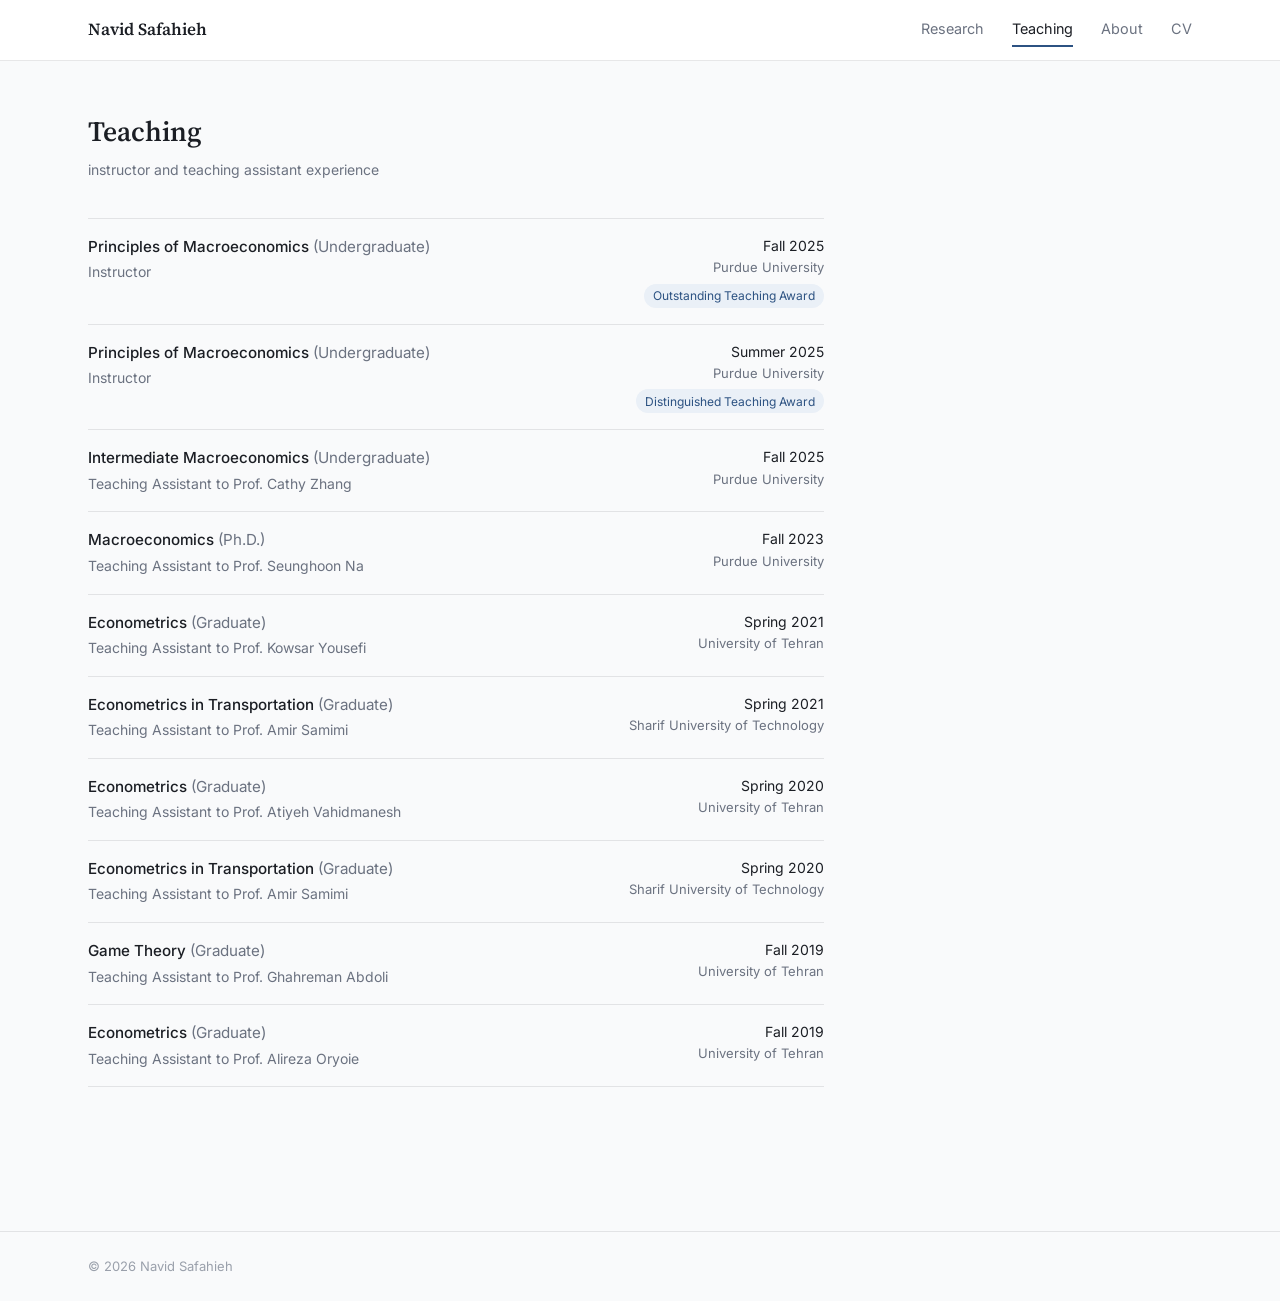
<file: teaching.html>
<!DOCTYPE html>
<html lang="en">
<head>
  <meta charset="UTF-8"/>
  <meta name="viewport" content="width=device-width, initial-scale=1.0"/>
  <title>Teaching &middot; Navid Safahieh</title>
  <meta name="description" content="Teaching experience, awards, and service of Navid Safahieh."/>
  <link rel="icon" href="data:image/svg+xml,<svg xmlns='http://www.w3.org/2000/svg' viewBox='0 0 32 32'><rect width='32' height='32' rx='6' fill='%232c5282'/><text x='50%25' y='50%25' dominant-baseline='central' text-anchor='middle' font-family='Georgia,serif' font-size='14' font-weight='bold' fill='white'>NS</text></svg>"/>
  <link rel="preconnect" href="https://fonts.googleapis.com"/>
  <link rel="preconnect" href="https://fonts.gstatic.com" crossorigin/>
  <link href="https://fonts.googleapis.com/css2?family=Inter:wght@400;500;600&family=Source+Serif+4:opsz,wght@8..60,400;8..60,600&display=swap" rel="stylesheet"/>
  <link rel="stylesheet" href="css/style.css?v=2"/>
</head>
<body>

<header class="masthead">
  <div class="masthead__inner">
    <a class="masthead__name" href="index.html">Navid Safahieh</a>
    <button class="masthead__toggle" aria-label="Toggle navigation" aria-expanded="false"><span></span></button>
    <nav class="masthead__nav">
      <a href="research.html">Research</a>
      <a href="teaching.html" class="is-active">Teaching</a>
      <a href="about.html">About</a>
      <a href="cv.html">CV</a>
    </nav>
  </div>
</header>

<main>
  <h1 class="page-title">Teaching</h1>
  <p class="page-kicker">instructor and teaching assistant experience</p>

  <div class="page-single">
      <ul class="t-list">
        <li class="t-item">
          <div>
            <div class="t-course">Principles of Macroeconomics <span class="muted-inline">(Undergraduate)</span></div>
            <div class="t-role">Instructor</div>
          </div>
          <div class="t-right">
            <div class="t-date">Fall 2025</div>
            <div class="t-inst">Purdue University</div>
            <span class="t-award">Outstanding Teaching Award</span>
          </div>
        </li>
        <li class="t-item">
          <div>
            <div class="t-course">Principles of Macroeconomics <span class="muted-inline">(Undergraduate)</span></div>
            <div class="t-role">Instructor</div>
          </div>
          <div class="t-right">
            <div class="t-date">Summer 2025</div>
            <div class="t-inst">Purdue University</div>
            <span class="t-award">Distinguished Teaching Award</span>
          </div>
        </li>
        <li class="t-item">
          <div>
            <div class="t-course">Intermediate Macroeconomics <span class="muted-inline">(Undergraduate)</span></div>
            <div class="t-role">Teaching Assistant to Prof. Cathy Zhang</div>
          </div>
          <div class="t-right">
            <div class="t-date">Fall 2025</div>
            <div class="t-inst">Purdue University</div>
          </div>
        </li>
        <li class="t-item">
          <div>
            <div class="t-course">Macroeconomics <span class="muted-inline">(Ph.D.)</span></div>
            <div class="t-role">Teaching Assistant to Prof. Seunghoon Na</div>
          </div>
          <div class="t-right">
            <div class="t-date">Fall 2023</div>
            <div class="t-inst">Purdue University</div>
          </div>
        </li>
        <li class="t-item">
          <div>
            <div class="t-course">Econometrics <span class="muted-inline">(Graduate)</span></div>
            <div class="t-role">Teaching Assistant to Prof. Kowsar Yousefi</div>
          </div>
          <div class="t-right">
            <div class="t-date">Spring 2021</div>
            <div class="t-inst">University of Tehran</div>
          </div>
        </li>
        <li class="t-item">
          <div>
            <div class="t-course">Econometrics in Transportation <span class="muted-inline">(Graduate)</span></div>
            <div class="t-role">Teaching Assistant to Prof. Amir Samimi</div>
          </div>
          <div class="t-right">
            <div class="t-date">Spring 2021</div>
            <div class="t-inst">Sharif University of Technology</div>
          </div>
        </li>
        <li class="t-item">
          <div>
            <div class="t-course">Econometrics <span class="muted-inline">(Graduate)</span></div>
            <div class="t-role">Teaching Assistant to Prof. Atiyeh Vahidmanesh</div>
          </div>
          <div class="t-right">
            <div class="t-date">Spring 2020</div>
            <div class="t-inst">University of Tehran</div>
          </div>
        </li>
        <li class="t-item">
          <div>
            <div class="t-course">Econometrics in Transportation <span class="muted-inline">(Graduate)</span></div>
            <div class="t-role">Teaching Assistant to Prof. Amir Samimi</div>
          </div>
          <div class="t-right">
            <div class="t-date">Spring 2020</div>
            <div class="t-inst">Sharif University of Technology</div>
          </div>
        </li>
        <li class="t-item">
          <div>
            <div class="t-course">Game Theory <span class="muted-inline">(Graduate)</span></div>
            <div class="t-role">Teaching Assistant to Prof. Ghahreman Abdoli</div>
          </div>
          <div class="t-right">
            <div class="t-date">Fall 2019</div>
            <div class="t-inst">University of Tehran</div>
          </div>
        </li>
        <li class="t-item">
          <div>
            <div class="t-course">Econometrics <span class="muted-inline">(Graduate)</span></div>
            <div class="t-role">Teaching Assistant to Prof. Alireza Oryoie</div>
          </div>
          <div class="t-right">
            <div class="t-date">Fall 2019</div>
            <div class="t-inst">University of Tehran</div>
          </div>
        </li>
      </ul>
  </div>
</main>

<footer class="site-footer">
  <div class="site-footer__inner">
    <span>&copy; 2026 Navid Safahieh</span>
  </div>
</footer>

<script src="js/main.js"></script>
</body>
</html>
</file>
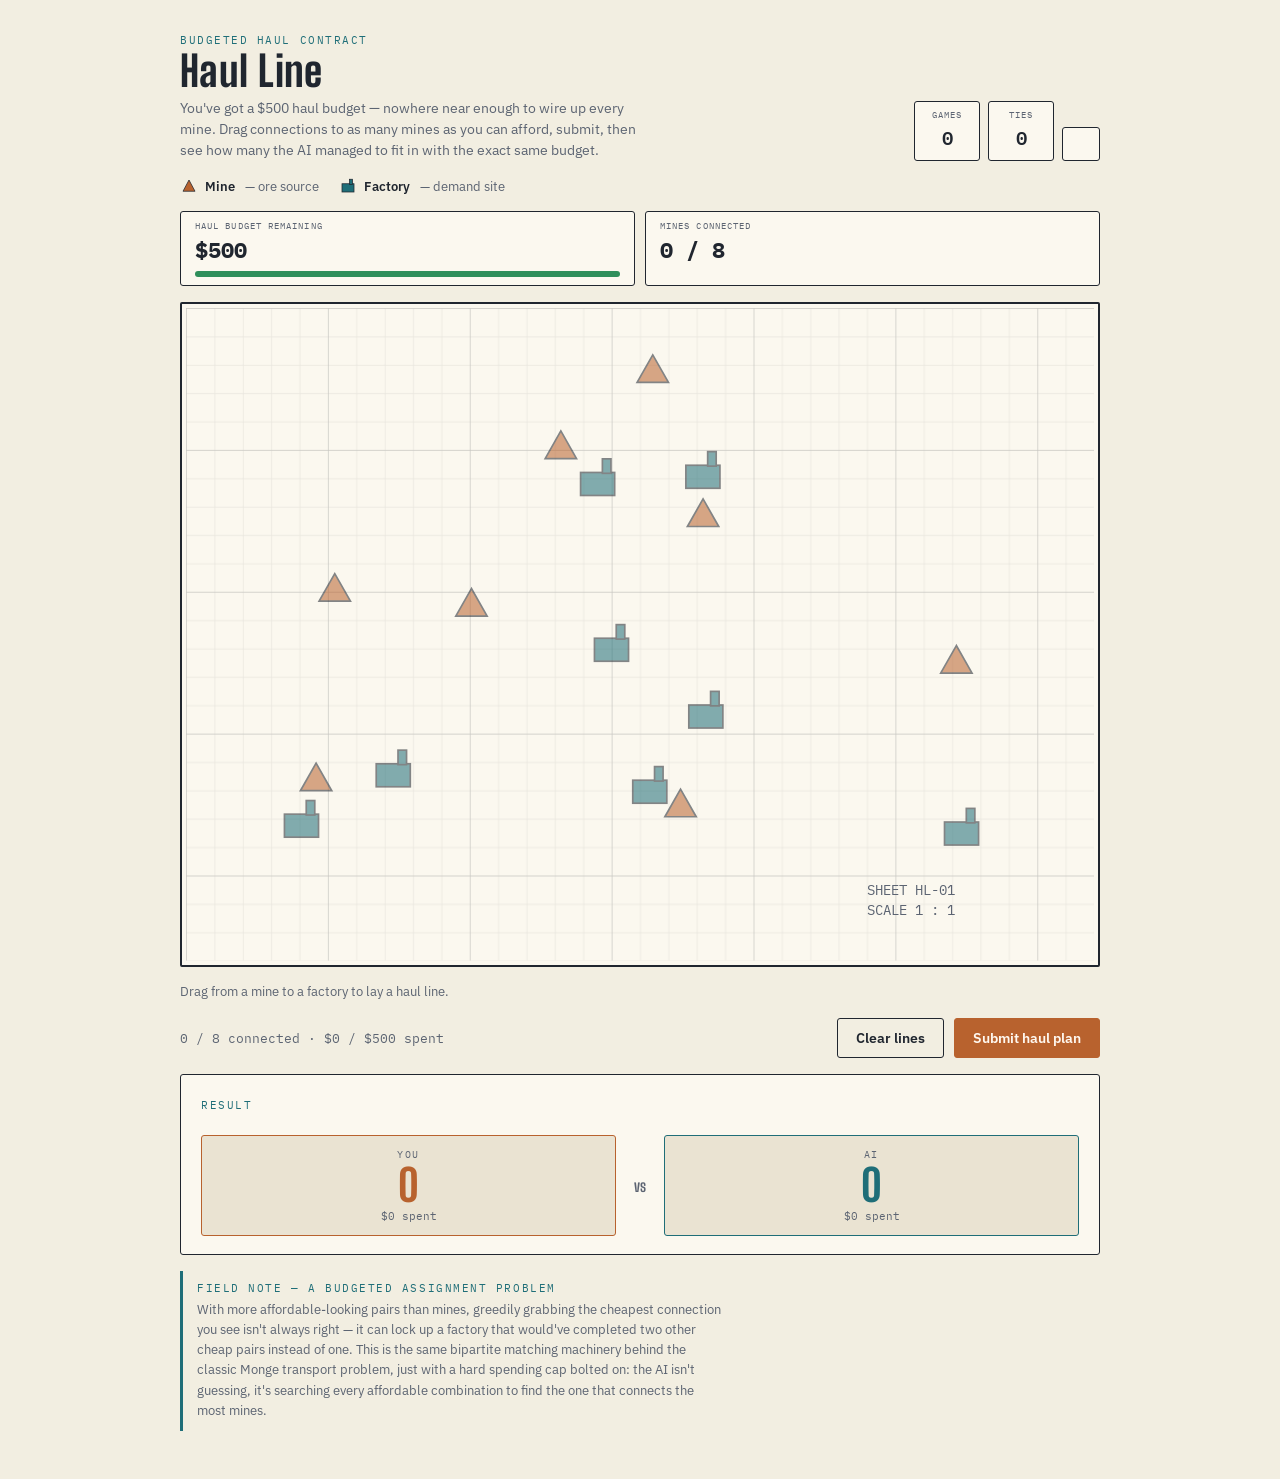
<file: games/haul-line.html>
<!DOCTYPE html>
<html lang="en">
<head>
<meta charset="UTF-8"/>
<meta name="viewport" content="width=device-width, initial-scale=1.0"/>
<title>Haul Line &middot; Navid Safahieh</title>
<meta name="description" content="A budgeted bipartite-matching game: connect as many mines to factories as a $500 budget allows, then compare against an exact optimal solver."/>
<link rel="icon" href="data:image/svg+xml,<svg xmlns='http://www.w3.org/2000/svg' viewBox='0 0 32 32'><rect width='32' height='32' rx='6' fill='%232c5282'/><text x='50%25' y='50%25' dominant-baseline='central' text-anchor='middle' font-family='Georgia,serif' font-size='14' font-weight='bold' fill='white'>NS</text></svg>"/>
<link rel="preconnect" href="https://fonts.gstatic.com" crossorigin>
<link rel="stylesheet" href="https://fonts.googleapis.com/css2?family=Big+Shoulders+Display:wght@600;700;800&family=IBM+Plex+Sans:wght@400;500;600;700&family=IBM+Plex+Mono:wght@400;500;600&display=swap">
<style>
:root{
  --bg:#f2eee1;
  --surface:#fbf8ef;
  --surface-2:#eae3d2;
  --ink:#20262f;
  --ink-dim:#5c6472;
  --border:#20262f;
  --grid:rgba(32,38,47,0.09);
  --grid-strong:rgba(32,38,47,0.16);
  --mine:#b8622e;
  --factory:#1f6e78;
  --accent:#c97a1e;
  --good:#2f8f5b;
  --bad:#c23b3b;
}
@media (prefers-color-scheme: dark){
  :root:not([data-theme="light"]){
    --bg:#10161f;
    --surface:#161f2b;
    --surface-2:#1d2733;
    --ink:#e9ecf1;
    --ink-dim:#96a2b0;
    --border:#3a4453;
    --grid:rgba(233,236,241,0.07);
    --grid-strong:rgba(233,236,241,0.14);
    --mine:#e08a4a;
    --factory:#4fb6b0;
    --accent:#f0a63e;
    --good:#4bd18a;
    --bad:#f0787a;
  }
}
:root[data-theme="dark"]{
  --bg:#10161f;
  --surface:#161f2b;
  --surface-2:#1d2733;
  --ink:#e9ecf1;
  --ink-dim:#96a2b0;
  --border:#3a4453;
  --grid:rgba(233,236,241,0.07);
  --grid-strong:rgba(233,236,241,0.14);
  --mine:#e08a4a;
  --factory:#4fb6b0;
  --accent:#f0a63e;
  --good:#4bd18a;
  --bad:#f0787a;
}

*{box-sizing:border-box;}
body{
  margin:0;
  background:var(--bg);
  color:var(--ink);
  font-family:"IBM Plex Sans",system-ui,sans-serif;
}
.app{
  max-width:960px;
  margin:0 auto;
  padding:28px 20px 48px;
  display:flex;
  flex-direction:column;
  gap:16px;
}
.eyebrow{
  font-family:"IBM Plex Mono",monospace;
  font-size:11px;
  letter-spacing:0.14em;
  text-transform:uppercase;
  color:var(--factory);
}
h1{
  font-family:"Big Shoulders Display",sans-serif;
  font-weight:800;
  font-size:42px;
  line-height:1;
  margin:2px 0 0;
  letter-spacing:0.01em;
  text-wrap:balance;
}
.subtitle{
  margin:6px 0 0;
  max-width:58ch;
  color:var(--ink-dim);
  font-size:14px;
  line-height:1.5;
}

.topbar{
  display:flex;
  justify-content:space-between;
  align-items:flex-end;
  gap:16px;
  flex-wrap:wrap;
}
.stats{display:flex;gap:8px;flex-wrap:wrap;}
.tile{
  background:var(--surface);
  border:1px solid var(--border);
  border-radius:3px;
  padding:7px 12px;
  min-width:66px;
  text-align:center;
}
.tile .label{
  display:block;
  font-family:"IBM Plex Mono",monospace;
  font-size:9px;
  letter-spacing:0.12em;
  text-transform:uppercase;
  color:var(--ink-dim);
  margin-bottom:3px;
}
.tile .value{
  font-family:"IBM Plex Mono",monospace;
  font-weight:600;
  font-size:19px;
  font-variant-numeric:tabular-nums;
}

.mute-btn{
  border:1px solid var(--border);
  background:var(--surface);
  border-radius:3px;
  width:34px;
  height:34px;
  display:flex;
  align-items:center;
  justify-content:center;
  cursor:pointer;
  flex:none;
}
.mute-btn svg{width:16px;height:16px;stroke:var(--ink);fill:none;stroke-width:1.6;}
.mute-btn:focus-visible{outline:2px solid var(--accent);outline-offset:2px;}

.legend{
  display:flex;
  gap:20px;
  flex-wrap:wrap;
  font-size:12.5px;
  color:var(--ink-dim);
}
.legend-item{display:flex;align-items:center;gap:7px;}
.legend-item svg{width:18px;height:18px;flex:none;}
.legend-item b{color:var(--ink);font-weight:600;}

.hud{display:flex;gap:10px;flex-wrap:wrap;}
.hud-chip{
  background:var(--surface);
  border:1px solid var(--border);
  border-radius:3px;
  padding:8px 14px;
  flex:1 1 220px;
}
.hud-label{
  display:block;
  font-family:"IBM Plex Mono",monospace;
  font-size:9px;
  letter-spacing:0.12em;
  text-transform:uppercase;
  color:var(--ink-dim);
  margin-bottom:4px;
}
.hud-value{
  font-family:"IBM Plex Mono",monospace;
  font-weight:700;
  font-size:22px;
  font-variant-numeric:tabular-nums;
  color:var(--ink);
}
.hud-value.tight{color:var(--bad);}
.hud-bar{
  height:6px;
  background:var(--surface-2);
  border-radius:3px;
  margin-top:7px;
  overflow:hidden;
}
.hud-bar-fill{
  height:100%;
  background:var(--good);
  width:100%;
  transition:width 0.25s ease, background 0.25s ease;
}
.hud-bar-fill.warn{background:var(--accent);}
.hud-bar-fill.tight{background:var(--bad);}

.board-frame{
  background:var(--surface);
  border:2px solid var(--border);
  border-radius:2px;
  padding:4px;
  position:relative;
  overflow:hidden;
}
.board-frame.shake{animation:shake 0.4s ease;}
@keyframes shake{
  0%,100%{transform:translateX(0);}
  20%{transform:translateX(-6px);}
  40%{transform:translateX(5px);}
  60%{transform:translateX(-4px);}
  80%{transform:translateX(3px);}
}
#board{display:block;width:100%;height:auto;touch-action:none;}
.node-hit{cursor:pointer;fill:transparent;}
.node-hit:focus-visible{outline:2px solid var(--accent);outline-offset:3px;}
.edge-hit{cursor:pointer;}

.hint{margin:0;font-size:13px;color:var(--ink-dim);}
.hint strong{color:var(--ink);font-weight:600;}
.hint.warn{color:var(--bad);font-weight:600;}

.controls{
  display:flex;
  justify-content:space-between;
  align-items:center;
  gap:14px;
  flex-wrap:wrap;
  padding-top:2px;
}
.status{
  font-family:"IBM Plex Mono",monospace;
  font-size:12.5px;
  color:var(--ink-dim);
  font-variant-numeric:tabular-nums;
}
.buttons{display:flex;gap:10px;flex-wrap:wrap;}
button{
  font-family:"IBM Plex Sans",sans-serif;
  font-weight:600;
  font-size:13.5px;
  padding:10px 18px;
  border-radius:3px;
  border:1px solid var(--border);
  background:var(--surface);
  color:var(--ink);
  cursor:pointer;
}
button:focus-visible{outline:2px solid var(--accent);outline-offset:2px;}
button:disabled{opacity:0.4;cursor:not-allowed;}
button.primary{background:var(--mine);border-color:var(--mine);color:#fff8f0;}
button.ghost{background:transparent;}
button.next{background:var(--factory);border-color:var(--factory);color:#f2fbfa;}

.results{
  background:var(--surface);
  border:1px solid var(--border);
  border-radius:3px;
  padding:18px 20px;
  display:flex;
  flex-direction:column;
  gap:16px;
}
.results-head p{margin:6px 0 0;font-size:14px;color:var(--ink-dim);max-width:60ch;}
.results-head .eyebrow.good{color:var(--good);}
.results-head .eyebrow.bad{color:var(--bad);}

.scoreboard{display:flex;align-items:center;gap:18px;}
.score-box{
  flex:1;
  background:var(--surface-2);
  border-radius:3px;
  padding:12px 16px;
  text-align:center;
}
.score-box.you{border:1px solid var(--mine);}
.score-box.ai{border:1px solid var(--factory);}
.score-label{
  display:block;
  font-family:"IBM Plex Mono",monospace;
  font-size:10px;
  letter-spacing:0.14em;
  text-transform:uppercase;
  color:var(--ink-dim);
}
.score-num{
  display:block;
  font-family:"Big Shoulders Display",sans-serif;
  font-weight:800;
  font-size:44px;
  line-height:1.1;
}
.score-box.you .score-num{color:var(--mine);}
.score-box.ai .score-num{color:var(--factory);}
.score-sub{
  display:block;
  font-family:"IBM Plex Mono",monospace;
  font-size:11px;
  color:var(--ink-dim);
  font-variant-numeric:tabular-nums;
}
.score-vs{
  font-family:"Big Shoulders Display",sans-serif;
  font-weight:700;
  font-size:16px;
  color:var(--ink-dim);
  flex:none;
}

.fieldnote{
  border-left:3px solid var(--factory);
  padding:10px 0 10px 14px;
  display:flex;
  flex-direction:column;
  gap:5px;
}
.fieldnote p{margin:0;font-size:13px;line-height:1.55;color:var(--ink-dim);max-width:66ch;}
.fieldnote p strong{color:var(--ink);font-weight:600;}

.gridline-minor{stroke:var(--grid);stroke-width:1;}
.gridline-major{stroke:var(--grid-strong);stroke-width:1;}
.select-ring{fill:none;stroke:var(--accent);stroke-width:2;}
.glyph-mine{stroke:var(--border);stroke-width:1.2;fill:var(--mine);pointer-events:none;}
.glyph-mine.unlinked{opacity:0.55;}
.glyph-factory{stroke:var(--border);stroke-width:1.2;fill:var(--factory);pointer-events:none;}
.glyph-factory.unlinked{opacity:0.55;}
.edge-line{stroke:var(--good);stroke-width:2.6;stroke-linecap:round;fill:none;}
.edge-hit{stroke:transparent;stroke-width:16;fill:none;cursor:pointer;}
.ai-line{stroke:var(--factory);stroke-width:2;stroke-dasharray:6 5;fill:none;opacity:0.85;}
.drag-line{stroke:var(--accent);stroke-width:2.6;stroke-linecap:round;fill:none;}
.drag-line.snap{stroke:var(--good);}
.cost-label rect{fill:var(--surface);stroke:var(--border);stroke-width:1;}
.cost-label text{font-family:"IBM Plex Mono",monospace;font-size:9px;fill:var(--ink-dim);}
.cost-label.preview-ok rect{stroke:var(--good);}
.cost-label.preview-ok text{fill:var(--good);font-weight:600;}
.cost-label.preview-bad rect{stroke:var(--bad);}
.cost-label.preview-bad text{fill:var(--bad);font-weight:600;}

@media (max-width:560px){
  h1{font-size:32px;}
  .scoreboard{flex-direction:column;}
  .score-vs{transform:rotate(90deg);}
}
</style>
</head>
<body>

<div class="app" id="app">
  <header class="topbar">
    <div class="brand">
      <span class="eyebrow">Budgeted haul contract</span>
      <h1>Haul Line</h1>
      <p class="subtitle">You've got a $500 haul budget — nowhere near enough to wire up every mine. Drag connections to as many mines as you can afford, submit, then see how many the AI managed to fit in with the exact same budget.</p>
    </div>
    <div style="display:flex;align-items:flex-end;gap:8px;">
      <div class="stats" id="stats">
        <div class="tile"><span class="label">Games</span><span class="value" id="statGames">0</span></div>
        <div class="tile"><span class="label">Ties</span><span class="value" id="statTies">0</span></div>
      </div>
      <button class="mute-btn" id="muteBtn" aria-label="Mute sound" title="Mute sound">
        <svg id="muteIcon" viewBox="0 0 24 24"><path d="M4 9v6h4l6 5V4l-6 5H4z"/><path id="muteWave1" d="M16.5 8.5a5 5 0 010 7"/><path id="muteWave2" d="M19 6a8.5 8.5 0 010 12"/></svg>
      </button>
    </div>
  </header>

  <div class="legend">
    <span class="legend-item"><svg viewBox="0 0 24 24"><polygon points="12,4 20,19 4,19" fill="var(--mine)" stroke="var(--border)" stroke-width="1"/></svg><b>Mine</b>&nbsp;— ore source</span>
    <span class="legend-item"><svg viewBox="0 0 24 24"><rect x="4" y="9" width="16" height="11" fill="var(--factory)" stroke="var(--border)" stroke-width="1"/><rect x="14" y="3" width="4" height="7" fill="var(--factory)" stroke="var(--border)" stroke-width="1"/></svg><b>Factory</b>&nbsp;— demand site</span>
  </div>

  <div class="hud">
    <div class="hud-chip">
      <span class="hud-label">Haul budget remaining</span>
      <span class="hud-value" id="hudBudget">$500</span>
      <div class="hud-bar"><div class="hud-bar-fill" id="hudBudgetFill"></div></div>
    </div>
    <div class="hud-chip">
      <span class="hud-label">Mines connected</span>
      <span class="hud-value" id="hudConnected">0 / 8</span>
    </div>
  </div>

  <div class="board-frame" id="boardFrame">
    <svg id="board" viewBox="0 0 640 460" xmlns="http://www.w3.org/2000/svg">
      <defs>
        <pattern id="gridMinor" width="20" height="20" patternUnits="userSpaceOnUse">
          <path d="M20 0H0V20" fill="none" class="gridline-minor"/>
        </pattern>
        <pattern id="gridMajor" width="100" height="100" patternUnits="userSpaceOnUse">
          <rect width="100" height="100" fill="url(#gridMinor)"/>
          <path d="M100 0H0V100" fill="none" class="gridline-major"/>
        </pattern>
      </defs>
      <rect x="0" y="0" width="640" height="460" fill="url(#gridMajor)"/>
      <g id="aiGroup"></g>
      <g id="edgeGroup"></g>
      <g id="dragGroup"></g>
      <g id="truckGroup"></g>
      <g id="nodeGroup"></g>
      <g id="labelGroup"></g>
      <g id="confettiGroup"></g>
      <g font-family="IBM Plex Mono, monospace" font-size="10" fill="var(--ink-dim)">
        <text x="480" y="414" id="stampSheet">SHEET HL-01</text>
        <text x="480" y="428">SCALE 1 : 1</text>
      </g>
    </svg>
  </div>

  <p class="hint" id="hint">Drag from a mine to a factory to lay a haul line.</p>

  <div class="controls">
    <span class="status" id="status">0 / 8 connected · $0 / $500 spent</span>
    <div class="buttons">
      <button class="ghost" id="resetBtn">Clear lines</button>
      <button class="primary" id="submitBtn">Submit haul plan</button>
      <button class="next" id="nextBtn" hidden>Play again →</button>
    </div>
  </div>

  <section class="results" id="results" hidden>
    <div class="results-head">
      <span class="eyebrow" id="resultTitle">Result</span>
      <p id="resultMsg"></p>
    </div>
    <div class="scoreboard">
      <div class="score-box you">
        <span class="score-label">You</span>
        <span class="score-num" id="yourScoreNum">0</span>
        <span class="score-sub" id="yourScoreSub">$0 spent</span>
      </div>
      <span class="score-vs">vs</span>
      <div class="score-box ai">
        <span class="score-label">AI</span>
        <span class="score-num" id="aiScoreNum">0</span>
        <span class="score-sub" id="aiScoreSub">$0 spent</span>
      </div>
    </div>
  </section>

  <div class="fieldnote">
    <span class="eyebrow">Field note — a budgeted assignment problem</span>
    <p>With more affordable-looking pairs than mines, greedily grabbing the cheapest connection you see isn't always right — it can lock up a factory that would've completed two other cheap pairs instead of one. This is the same bipartite matching machinery behind the classic Monge transport problem, just with a hard spending cap bolted on: the AI isn't guessing, it's searching every affordable combination to find the one that connects the most mines.</p>
  </div>
</div>

<script>
(function(){
  const NS = "http://www.w3.org/2000/svg";
  const X_MIN = 55, X_MAX = 585;
  const Y_MIN = 45, Y_MAX = 385;
  const R = 12;
  const DIST_SCALE = 0.02;
  const N = 8;
  const BUDGET = 500;
  const TARGET_FULL_COST = 750;

  const reduceMotion = window.matchMedia && window.matchMedia("(prefers-reduced-motion: reduce)").matches;

  let mines = [], factories = [], links = [];
  let pending = null;
  let submitted = false;
  let dragCandidate = null, dragState = null;
  let RATE = 1;
  let aiResult = null;
  let muted = false;
  let gamesPlayed = 0, ties = 0;
  let flashTimer = null;

  try { muted = localStorage.getItem("haulline-muted") === "1"; } catch(e){}
  try { gamesPlayed = parseInt(localStorage.getItem("haulline-games"), 10) || 0; } catch(e){}
  try { ties = parseInt(localStorage.getItem("haulline-ties"), 10) || 0; } catch(e){}

  const board = document.getElementById("board");
  const boardFrame = document.getElementById("boardFrame");
  const aiGroup = document.getElementById("aiGroup");
  const edgeGroup = document.getElementById("edgeGroup");
  const nodeGroup = document.getElementById("nodeGroup");
  const dragGroup = document.getElementById("dragGroup");
  const truckGroup = document.getElementById("truckGroup");
  const labelGroup = document.getElementById("labelGroup");
  const confettiGroup = document.getElementById("confettiGroup");
  const hint = document.getElementById("hint");
  const statusEl = document.getElementById("status");
  const submitBtn = document.getElementById("submitBtn");
  const nextBtn = document.getElementById("nextBtn");
  const resetBtn = document.getElementById("resetBtn");
  const resultsEl = document.getElementById("results");
  const resultTitle = document.getElementById("resultTitle");
  const resultMsg = document.getElementById("resultMsg");
  const yourScoreNum = document.getElementById("yourScoreNum");
  const yourScoreSub = document.getElementById("yourScoreSub");
  const aiScoreNum = document.getElementById("aiScoreNum");
  const aiScoreSub = document.getElementById("aiScoreSub");
  const stampSheet = document.getElementById("stampSheet");
  const statGames = document.getElementById("statGames");
  const statTies = document.getElementById("statTies");
  const hudBudget = document.getElementById("hudBudget");
  const hudBudgetFill = document.getElementById("hudBudgetFill");
  const hudConnected = document.getElementById("hudConnected");
  const muteBtn = document.getElementById("muteBtn");

  function el(tag, attrs){
    const e = document.createElementNS(NS, tag);
    for (const k in attrs) e.setAttribute(k, attrs[k]);
    return e;
  }
  function rand(a, b){ return a + Math.random() * (b - a); }
  function fmt$(n){ return "$" + Math.round(Math.abs(n)).toLocaleString(); }

  // ---------- audio ----------
  let audioCtx = null;
  function ensureAudio(){
    if (audioCtx) return;
    try { audioCtx = new (window.AudioContext || window.webkitAudioContext)(); } catch(e){}
  }
  function tone(freq, t0, dur, type, peak){
    if (muted || !audioCtx) return;
    const osc = audioCtx.createOscillator();
    const gain = audioCtx.createGain();
    osc.type = type || "sine";
    osc.frequency.setValueAtTime(freq, t0);
    gain.gain.setValueAtTime(0, t0);
    gain.gain.linearRampToValueAtTime(peak || 0.14, t0 + 0.012);
    gain.gain.exponentialRampToValueAtTime(0.0001, t0 + dur);
    osc.connect(gain); gain.connect(audioCtx.destination);
    osc.start(t0); osc.stop(t0 + dur + 0.02);
  }
  function playConnect(){ if (audioCtx) tone(520, audioCtx.currentTime, 0.08, "square", 0.06); }
  function playDisconnect(){ if (audioCtx) tone(220, audioCtx.currentTime, 0.09, "sine", 0.06); }
  function playDenied(){
    if (!audioCtx) return;
    const t = audioCtx.currentTime;
    tone(180, t, 0.14, "sawtooth", 0.08);
    tone(140, t + 0.09, 0.16, "sawtooth", 0.08);
  }
  function playSubmit(){ if (audioCtx) tone(180, audioCtx.currentTime, 0.18, "sawtooth", 0.05); }
  function playPerfect(){
    if (!audioCtx) return;
    const t = audioCtx.currentTime;
    [523.25, 659.25, 783.99, 1046.5].forEach((f, i) => tone(f, t + i * 0.09, 0.22, "triangle", 0.11));
  }
  function playBuzz(){
    if (!audioCtx) return;
    const t = audioCtx.currentTime;
    tone(160, t, 0.16, "sawtooth", 0.09);
    tone(110, t + 0.1, 0.2, "sawtooth", 0.09);
  }
  function updateMuteIcon(){
    muteBtn.setAttribute("aria-label", muted ? "Unmute sound" : "Mute sound");
    document.getElementById("muteWave1").style.display = muted ? "none" : "";
    document.getElementById("muteWave2").style.display = muted ? "none" : "";
  }
  muteBtn.addEventListener("click", () => {
    muted = !muted;
    try { localStorage.setItem("haulline-muted", muted ? "1" : "0"); } catch(e){}
    updateMuteIcon();
    ensureAudio();
  });
  updateMuteIcon();
  window.addEventListener("pointerdown", ensureAudio, { once: true });

  // ---------- geometry ----------
  function scatterPoints(n, minGap){
    const pts = [];
    let tries = 0;
    while (pts.length < n && tries < 3000){
      tries++;
      const x = rand(X_MIN, X_MAX), y = rand(Y_MIN, Y_MAX);
      if (pts.every((p) => Math.hypot(p.x - x, p.y - y) >= minGap)) pts.push({ x, y });
    }
    while (pts.length < n) pts.push({ x: rand(X_MIN, X_MAX), y: rand(Y_MIN, Y_MAX) });
    return pts;
  }
  function generateLayout(n){
    return { mines: scatterPoints(n, 48), factories: scatterPoints(n, 48) };
  }
  function edgeKm(mIdx, fIdx){ return Math.hypot(mines[mIdx].x - factories[fIdx].x, mines[mIdx].y - factories[fIdx].y) * DIST_SCALE; }
  function edgeCost$(mIdx, fIdx){ return edgeKm(mIdx, fIdx) * RATE; }
  function toSvgPoint(evt){
    const rect = board.getBoundingClientRect();
    return {
      x: (evt.clientX - rect.left) * (640 / rect.width),
      y: (evt.clientY - rect.top) * (460 / rect.height)
    };
  }
  function nearestNode(type, pt, maxR){
    const arr = type === "mine" ? mines : factories;
    let best = null, bestD = Infinity;
    arr.forEach((pos, i) => {
      const d = Math.hypot(pos.x - pt.x, pos.y - pt.y);
      if (d < bestD){ bestD = d; best = i; }
    });
    return (best != null && bestD <= maxR) ? best : null;
  }
  function mineLinkedTo(factoryIdx){ return links.indexOf(factoryIdx); }

  // ---------- solvers ----------
  // Pure geometry, no $ yet: the cheapest way to connect every single mine.
  function bruteForceMinFullKm(){
    const used = new Array(N).fill(false);
    const perm = new Array(N);
    let best = Infinity;
    function recurse(i, partial){
      if (partial >= best) return;
      if (i === N){ best = partial; return; }
      for (let j = 0; j < N; j++){
        if (used[j]) continue;
        used[j] = true;
        recurse(i + 1, partial + edgeKm(i, j));
        used[j] = false;
      }
    }
    recurse(0, 0);
    return best;
  }
  // With $ now attached to every possible pair, find the largest number of
  // mines connectable without the running total ever passing the budget —
  // branch-and-bound over "skip this mine" vs "connect it to factory j".
  function computeMaxUnderBudget(budget){
    const used = new Array(N).fill(false);
    const perm = new Array(N).fill(null);
    let bestCount = 0, bestCost = 0, bestPerm = new Array(N).fill(null);
    function recurse(i, count, cost){
      if (cost > budget) return;
      if (count + (N - i) <= bestCount) return;
      if (i === N){
        if (count > bestCount || (count === bestCount && cost < bestCost)){
          bestCount = count; bestCost = cost; bestPerm = perm.slice();
        }
        return;
      }
      perm[i] = null;
      recurse(i + 1, count, cost);
      for (let j = 0; j < N; j++){
        if (used[j]) continue;
        const c = edgeCost$(i, j);
        if (cost + c > budget) continue;
        used[j] = true;
        perm[i] = j;
        recurse(i + 1, count + 1, cost + c);
        used[j] = false;
      }
      perm[i] = null;
    }
    recurse(0, 0, 0);
    return { count: bestCount, cost: bestCost, perm: bestPerm };
  }
  function computeCost$(lnk){
    let sum = 0;
    for (let i = 0; i < lnk.length; i++) if (lnk[i] != null) sum += edgeCost$(i, lnk[i]);
    return sum;
  }
  function remainingBudget(){ return BUDGET - computeCost$(links); }

  // ---------- round setup ----------
  function setupGame(){
    const layout = generateLayout(N);
    mines = layout.mines;
    factories = layout.factories;
    const fullKm = bruteForceMinFullKm();
    RATE = TARGET_FULL_COST / fullKm;
    aiResult = computeMaxUnderBudget(BUDGET);

    links = new Array(N).fill(null);
    pending = null;
    submitted = false;
    dragCandidate = null;
    dragState = null;
    clearFlash();
    truckGroup.innerHTML = "";
    confettiGroup.innerHTML = "";
    resultsEl.hidden = true;
    submitBtn.hidden = false;
    submitBtn.disabled = false;
    nextBtn.hidden = true;
    resetBtn.disabled = false;
    stampSheet.textContent = "SHEET HL-" + String(gamesPlayed + 1).padStart(2, "0");
    updateHud();
    render();
    updateStatus();
  }

  function connect(mineIdx, factoryIdx){
    for (let i = 0; i < links.length; i++) if (links[i] === factoryIdx) links[i] = null;
    links[mineIdx] = factoryIdx;
  }

  function tryConnect(mineIdx, factoryIdx){
    const cost = edgeCost$(mineIdx, factoryIdx);
    if (cost > remainingBudget() + 1e-9){
      playDenied();
      shakeBoard();
      showFlash("Can't afford that haul — needs " + fmt$(cost) + ", only " + fmt$(remainingBudget()) + " left.");
      return false;
    }
    connect(mineIdx, factoryIdx);
    playConnect();
    return true;
  }

  function onNodeClick(type, idx){
    if (submitted) return;
    if (pending && pending.type !== type){
      if (type === "factory") tryConnect(pending.idx, idx);
      else tryConnect(idx, pending.idx);
      pending = null;
    } else if (pending && pending.type === type && pending.idx === idx){
      pending = null;
    } else {
      pending = { type, idx };
    }
    render();
    updateStatus();
  }

  function removeLink(mineIdx){
    if (submitted) return;
    links[mineIdx] = null;
    pending = null;
    playDisconnect();
    render();
    updateStatus();
  }

  function clearFlash(){
    clearTimeout(flashTimer);
    flashTimer = null;
    hint.classList.remove("warn");
  }
  function showFlash(msg){
    clearTimeout(flashTimer);
    hint.textContent = msg;
    hint.classList.add("warn");
    flashTimer = setTimeout(() => {
      flashTimer = null;
      hint.classList.remove("warn");
      updateStatus();
    }, 1900);
  }

  function updateHud(){
    const remaining = remainingBudget();
    hudBudget.textContent = fmt$(remaining);
    hudBudget.className = "hud-value" + (remaining < BUDGET * 0.15 ? " tight" : "");
    const frac = Math.max(0, remaining / BUDGET);
    hudBudgetFill.style.width = (frac * 100) + "%";
    hudBudgetFill.className = "hud-bar-fill" + (frac < 0.15 ? " tight" : frac < 0.4 ? " warn" : "");
    const linked = links.filter((l) => l != null).length;
    hudConnected.textContent = linked + " / " + N;
  }

  function updateStatus(){
    updateHud();
    const linked = links.filter((l) => l != null).length;
    statusEl.textContent = linked + " / " + N + " connected · " + fmt$(computeCost$(links)) + " / " + fmt$(BUDGET) + " spent";
    if (submitted || flashTimer) return;
    if (pending){
      hint.innerHTML = pending.type === "mine"
        ? "Mine picked up — drop it on a factory, or <strong>tap one</strong> to connect."
        : "Factory picked up — drop it on a mine, or <strong>tap one</strong> to connect.";
    } else if (linked === 0){
      hint.innerHTML = "Drag from a mine to a factory to lay a haul line.";
    } else {
      hint.innerHTML = "Keep connecting, or <strong>submit your haul plan</strong> when you're done.";
    }
  }

  function submitPlan(){
    submitted = true;
    playSubmit();
    const yourCount = links.filter((l) => l != null).length;
    const yourCost = computeCost$(links);
    const yourLeft = BUDGET - yourCost;
    const aiLeft = BUDGET - aiResult.cost;

    resultsEl.hidden = false;
    yourScoreNum.textContent = yourCount;
    yourScoreSub.textContent = fmt$(yourCost) + " spent · " + fmt$(yourLeft) + " left";
    aiScoreNum.textContent = aiResult.count;
    aiScoreSub.textContent = fmt$(aiResult.cost) + " spent · " + fmt$(aiLeft) + " left";

    // Count wins first; a matching count then comes down to who kept more
    // budget in reserve. The AI's count is always the true max and its cost
    // is always the cheapest way to hit that count, so the only way to
    // actually tie it is to match both — never beat it on either.
    if (yourCount < aiResult.count){
      const gap = aiResult.count - yourCount;
      resultTitle.textContent = gap + " connection" + (gap > 1 ? "s" : "") + " short of the AI's best";
      resultTitle.className = "eyebrow bad";
      resultMsg.textContent = "The AI found room for " + gap + " more mine" + (gap > 1 ? "s" : "") + " inside the same $500 — check the dashed routes below to see how it freed up the budget.";
      playBuzz();
    } else if (yourCost > aiResult.cost + 0.01){
      resultTitle.textContent = "Same count, but the AI spent less";
      resultTitle.className = "eyebrow bad";
      resultMsg.textContent = "You both connected " + yourCount + " mines, but the AI did it for " + fmt$(aiResult.cost) + " against your " + fmt$(yourCost) + " — with an equal count, more budget left in reserve wins the tie.";
      playBuzz();
    } else {
      resultTitle.textContent = "Tied with the AI";
      resultTitle.className = "eyebrow good";
      resultMsg.textContent = "Same number of mines connected, same money spent doing it — that's the exact ceiling this $500 buys. Nobody does better without a bigger budget.";
      playPerfect();
      spawnConfetti();
      ties++;
      try { localStorage.setItem("haulline-ties", String(ties)); } catch(e){}
      statTies.textContent = ties;
    }

    gamesPlayed++;
    try { localStorage.setItem("haulline-games", String(gamesPlayed)); } catch(e){}
    statGames.textContent = gamesPlayed;

    submitBtn.hidden = true;
    nextBtn.hidden = false;
    resetBtn.disabled = true;
    spawnTrucks();
    render();
    updateStatus();
  }

  function spawnConfetti(){
    if (reduceMotion) return;
    confettiGroup.innerHTML = "";
    const colors = ["var(--mine)", "var(--factory)", "var(--good)", "var(--accent)"];
    for (let i = 0; i < 26; i++){
      const x = rand(60, 580), y = rand(-20, 40);
      const r = el("rect", {
        x, y, width: rand(4, 8), height: rand(4, 8),
        fill: colors[i % colors.length],
        transform: "rotate(" + Math.round(rand(0, 360)) + " " + x + " " + y + ")",
        opacity: "1"
      });
      const fall = document.createElementNS(NS, "animate");
      fall.setAttribute("attributeName", "y");
      fall.setAttribute("to", 480);
      fall.setAttribute("dur", (1.1 + Math.random() * 0.6) + "s");
      fall.setAttribute("fill", "freeze");
      const fade = document.createElementNS(NS, "animate");
      fade.setAttribute("attributeName", "opacity");
      fade.setAttribute("to", 0);
      fade.setAttribute("begin", "0.8s");
      fade.setAttribute("dur", "0.6s");
      fade.setAttribute("fill", "freeze");
      r.appendChild(fall);
      r.appendChild(fade);
      confettiGroup.appendChild(r);
    }
    setTimeout(() => { confettiGroup.innerHTML = ""; }, 2000);
  }

  function spawnTrucks(){
    truckGroup.innerHTML = "";
    let maxEnd = 0;
    links.forEach((fIdx, mIdx) => {
      if (fIdx == null) return;
      const m = mines[mIdx], f = factories[fIdx];
      const dur = reduceMotion ? 0.01 : Math.min(2.6, Math.max(0.7, edgeKm(mIdx, fIdx) * 0.32));
      const fadeStart = dur + 0.6;
      maxEnd = Math.max(maxEnd, fadeStart + 0.5);
      const g = el("g", { class: "truck" });
      const body = el("rect", { x: -7, y: -5, width: 14, height: 8, rx: 1.2, fill: "var(--good)", stroke: "var(--border)", "stroke-width": "0.8" });
      const cab = el("rect", { x: 4, y: -6.5, width: 5, height: 5, rx: 1, fill: "var(--good)", stroke: "var(--border)", "stroke-width": "0.8" });
      g.appendChild(body);
      g.appendChild(cab);
      const motion = document.createElementNS(NS, "animateMotion");
      motion.setAttribute("path", "M" + m.x + "," + m.y + " L" + f.x + "," + f.y);
      motion.setAttribute("dur", dur + "s");
      motion.setAttribute("fill", "freeze");
      motion.setAttribute("rotate", "auto");
      g.appendChild(motion);
      if (!reduceMotion){
        const fade = document.createElementNS(NS, "animate");
        fade.setAttribute("attributeName", "opacity");
        fade.setAttribute("begin", fadeStart + "s");
        fade.setAttribute("dur", "0.5s");
        fade.setAttribute("to", "0");
        fade.setAttribute("fill", "freeze");
        g.appendChild(fade);
      }
      truckGroup.appendChild(g);
    });
    if (maxEnd > 0) setTimeout(() => { truckGroup.innerHTML = ""; }, (maxEnd + 0.3) * 1000);
  }

  function shakeBoard(){
    if (reduceMotion) return;
    boardFrame.classList.remove("shake");
    requestAnimationFrame(() => boardFrame.classList.add("shake"));
  }

  function goNext(){
    setupGame();
  }

  // ---------- glyphs ----------
  function buildMineGlyph(x, y, size, cls){
    return el("polygon", {
      points: x + "," + (y - size) + " " + (x - size * 0.92) + "," + (y + size * 0.62) + " " + (x + size * 0.92) + "," + (y + size * 0.62),
      class: "glyph-mine " + cls
    });
  }
  function buildFactoryGlyph(x, y, size, cls){
    const g = el("g", { class: "glyph-factory " + cls });
    g.appendChild(el("rect", { x: x - size, y: y - size * 0.35, width: size * 2, height: size * 1.35 }));
    g.appendChild(el("rect", { x: x + size * 0.28, y: y - size * 1.15, width: size * 0.5, height: size * 0.85 }));
    return g;
  }
  function buildCostLabel(x, y, text, cls){
    const g = el("g", { class: "cost-label" + (cls ? " " + cls : "") });
    const charW = 5.6, padX = 4, h = 13;
    const w = text.length * charW + padX * 2;
    g.appendChild(el("rect", { x: x - w / 2, y: y - h / 2, width: w, height: h, rx: 3 }));
    const t = el("text", { x: x, y: y + 3.2, "text-anchor": "middle" });
    t.textContent = text;
    g.appendChild(t);
    return g;
  }

  // ---------- render ----------
  function render(){
    edgeGroup.innerHTML = "";
    aiGroup.innerHTML = "";
    nodeGroup.innerHTML = "";
    dragGroup.innerHTML = "";
    labelGroup.innerHTML = "";

    if (submitted && aiResult){
      aiResult.perm.forEach((fIdx, mIdx) => {
        if (fIdx == null) return;
        const m = mines[mIdx], f = factories[fIdx];
        aiGroup.appendChild(el("line", { x1: m.x, y1: m.y, x2: f.x, y2: f.y, class: "ai-line" }));
      });
    }

    links.forEach((fIdx, mIdx) => {
      if (fIdx == null) return;
      const m = mines[mIdx], f = factories[fIdx];
      const hit = el("line", { x1: m.x, y1: m.y, x2: f.x, y2: f.y, class: "edge-hit" });
      hit.addEventListener("click", (ev) => { ev.stopPropagation(); removeLink(mIdx); });
      edgeGroup.appendChild(hit);
      edgeGroup.appendChild(el("line", { x1: m.x, y1: m.y, x2: f.x, y2: f.y, class: "edge-line" }));
      const mx = (m.x + f.x) / 2, my = (m.y + f.y) / 2;
      labelGroup.appendChild(buildCostLabel(mx, my, fmt$(edgeCost$(mIdx, fIdx)), "confirmed"));
    });

    if (dragState){
      const from = dragState.type === "mine" ? mines[dragState.idx] : factories[dragState.idx];
      dragGroup.appendChild(el("line", {
        x1: from.x, y1: from.y, x2: dragState.x, y2: dragState.y,
        class: "drag-line" + (dragState.snapTarget != null ? " snap" : "")
      }));
      if (dragState.snapTarget != null){
        const mineIdx = dragState.type === "mine" ? dragState.idx : dragState.snapTarget;
        const factoryIdx = dragState.type === "mine" ? dragState.snapTarget : dragState.idx;
        const cost = edgeCost$(mineIdx, factoryIdx);
        const afford = cost <= remainingBudget() + 1e-9;
        labelGroup.appendChild(buildCostLabel(dragState.x, dragState.y - 18, fmt$(cost), afford ? "preview-ok" : "preview-bad"));
      }
    }

    mines.forEach((m, i) => {
      const isPending = pending && pending.type === "mine" && pending.idx === i;
      const isSnap = dragState && dragState.type === "factory" && dragState.snapTarget === i;
      const linked = links[i] != null;
      const g = el("g", {});
      if (isPending || isSnap) g.appendChild(el("circle", { cx: m.x, cy: m.y, r: R + 7, class: "select-ring" }));
      const hitNode = el("circle", {
        cx: m.x, cy: m.y, r: R + 6, class: "node-hit",
        tabindex: submitted ? "-1" : "0", role: "button",
        "aria-label": "Mine " + (i + 1) + (linked ? ", connected" : ", not connected")
      });
      g.appendChild(hitNode);
      g.appendChild(buildMineGlyph(m.x, m.y, R, linked ? "linked" : "unlinked"));
      hitNode.addEventListener("pointerdown", (ev) => startDragCandidate(ev, "mine", i));
      hitNode.addEventListener("keydown", (ev) => {
        if (ev.key === "Enter" || ev.key === " "){ ev.preventDefault(); onNodeClick("mine", i); }
      });
      nodeGroup.appendChild(g);
    });

    factories.forEach((f, j) => {
      const isPending = pending && pending.type === "factory" && pending.idx === j;
      const isSnap = dragState && dragState.type === "mine" && dragState.snapTarget === j;
      const linked = links.includes(j);
      const g = el("g", {});
      if (isPending || isSnap) g.appendChild(el("circle", { cx: f.x, cy: f.y, r: R + 7, class: "select-ring" }));
      const hitNode = el("circle", {
        cx: f.x, cy: f.y, r: R + 6, class: "node-hit",
        tabindex: submitted ? "-1" : "0", role: "button",
        "aria-label": "Factory " + (j + 1) + (linked ? ", connected" : ", not connected")
      });
      g.appendChild(hitNode);
      g.appendChild(buildFactoryGlyph(f.x, f.y, R, linked ? "linked" : "unlinked"));
      hitNode.addEventListener("pointerdown", (ev) => startDragCandidate(ev, "factory", j));
      hitNode.addEventListener("keydown", (ev) => {
        if (ev.key === "Enter" || ev.key === " "){ ev.preventDefault(); onNodeClick("factory", j); }
      });
      nodeGroup.appendChild(g);
    });
  }

  // ---------- drag interaction ----------
  function startDragCandidate(evt, type, idx){
    if (submitted) return;
    evt.preventDefault();
    dragCandidate = { type, idx, startX: evt.clientX, startY: evt.clientY, freed: false };
    window.addEventListener("pointermove", onDragMove);
    window.addEventListener("pointerup", onDragUp, { once: true });
  }

  function onDragMove(evt){
    if (!dragCandidate) return;
    const ddx = evt.clientX - dragCandidate.startX;
    const ddy = evt.clientY - dragCandidate.startY;
    if (!dragState && Math.hypot(ddx, ddy) > 6){
      if (!dragCandidate.freed){
        if (dragCandidate.type === "mine" && links[dragCandidate.idx] != null){
          links[dragCandidate.idx] = null;
        } else if (dragCandidate.type === "factory"){
          const m = mineLinkedTo(dragCandidate.idx);
          if (m !== -1) links[m] = null;
        }
        dragCandidate.freed = true;
        updateStatus();
      }
      dragState = { type: dragCandidate.type, idx: dragCandidate.idx, x: 0, y: 0, snapTarget: null };
    }
    if (dragState){
      const pt = toSvgPoint(evt);
      const oppositeType = dragState.type === "mine" ? "factory" : "mine";
      const snap = nearestNode(oppositeType, pt, 30);
      dragState.snapTarget = snap;
      if (snap != null){
        const target = oppositeType === "mine" ? mines[snap] : factories[snap];
        dragState.x = target.x; dragState.y = target.y;
      } else {
        dragState.x = pt.x; dragState.y = pt.y;
      }
      render();
    }
  }

  function onDragUp(evt){
    window.removeEventListener("pointermove", onDragMove);
    if (dragState){
      if (dragState.snapTarget != null){
        const mineIdx = dragState.type === "mine" ? dragState.idx : dragState.snapTarget;
        const factoryIdx = dragState.type === "mine" ? dragState.snapTarget : dragState.idx;
        tryConnect(mineIdx, factoryIdx);
      }
      dragState = null;
      render();
      updateStatus();
    } else if (dragCandidate){
      onNodeClick(dragCandidate.type, dragCandidate.idx);
    }
    dragCandidate = null;
  }

  submitBtn.addEventListener("click", submitPlan);
  nextBtn.addEventListener("click", goNext);
  resetBtn.addEventListener("click", () => {
    if (submitted) return;
    links = new Array(N).fill(null);
    pending = null;
    render();
    updateStatus();
  });

  statGames.textContent = gamesPlayed;
  statTies.textContent = ties;
  setupGame();
})();

// Report our content height to a parent window embedding us in an <iframe>
// (used by playground.html); harmless no-op when opened as a top-level page.
(function(){
  function reportSize(){
    try {
      var h = document.documentElement.scrollHeight;
      window.parent.postMessage({ type: "haulline-resize", height: h }, "*");
    } catch(e){}
  }
  window.addEventListener("load", reportSize);
  if (window.ResizeObserver){
    new ResizeObserver(reportSize).observe(document.body);
  } else {
    setInterval(reportSize, 500);
  }
})();
</script>

</body>
</html>
</file>
<file: css/style.css>
/* Navid Safahieh — site stylesheet */

:root {
  --bg: #f9fafb;
  --surface: #ffffff;
  --ink: #1b1e24;
  --body: #33363d;
  --muted: #6b7280;
  --faint: #9aa0ab;
  --border: rgba(20, 24, 33, 0.1);
  --accent: #2c5282;
  --accent-dark: #1f3a5f;
  --accent-tint: #eaf0f7;
  --pill-text: #24466e;
  --max-width: 72rem;
  --serif: "Source Serif 4", Georgia, "Times New Roman", serif;
  --sans: "Inter", -apple-system, BlinkMacSystemFont, "Segoe UI", Roboto, Helvetica, Arial, sans-serif;
}

* { box-sizing: border-box; }

html { -webkit-text-size-adjust: 100%; }

body {
  margin: 0;
  background: var(--bg);
  color: var(--body);
  font-family: var(--sans);
  font-size: 16px;
  line-height: 1.6;
  -webkit-font-smoothing: antialiased;
}

a { color: var(--accent); text-decoration: underline; text-underline-offset: 2px; }
a:hover { color: var(--accent-dark); }

h1, h2, h3 { font-family: var(--serif); color: var(--ink); font-weight: 600; }

/* ---------- Masthead ---------- */
.masthead {
  border-bottom: 1px solid var(--border);
  background: var(--surface);
}
.masthead__inner {
  max-width: var(--max-width);
  margin: 0 auto;
  padding: 0 1.5rem;
  display: flex;
  align-items: center;
  justify-content: space-between;
  height: 3.75rem;
}
.masthead__name {
  font-family: var(--serif);
  font-weight: 600;
  font-size: 1.0625rem;
  color: var(--ink);
  text-decoration: none;
}
.masthead__nav { display: flex; gap: 1.75rem; }
.masthead__nav a {
  font-size: 0.9rem;
  color: var(--muted);
  text-decoration: none;
  padding: 0.25rem 0;
  border-bottom: 2px solid transparent;
}
.masthead__nav a:hover { color: var(--ink); }
.masthead__nav a.is-active { color: var(--ink); border-bottom-color: var(--accent); }

.masthead__toggle {
  display: none;
  background: none;
  border: 0;
  cursor: pointer;
  padding: 0.5rem;
}
.masthead__toggle span,
.masthead__toggle span::before,
.masthead__toggle span::after {
  content: "";
  display: block;
  width: 1.25rem;
  height: 2px;
  background: var(--ink);
  position: relative;
  transition: transform 0.15s ease;
}
.masthead__toggle span::before { position: absolute; top: -6px; }
.masthead__toggle span::after { position: absolute; top: 6px; }

/* ---------- Page shell ---------- */
main {
  max-width: var(--max-width);
  margin: 0 auto;
  padding: 3rem 1.5rem 5rem;
}
.page-title {
  font-size: 1.75rem;
  margin: 0 0 0.35rem;
}
.page-kicker {
  font-family: var(--sans);
  font-size: 0.875rem;
  color: var(--muted);
  margin: 0 0 2.25rem;
}

/* ---------- Main + rail two-column layout ---------- */
.page-grid {
  display: grid;
  grid-template-columns: minmax(0, 1fr) 19rem;
  gap: 4rem;
  align-items: start;
}
.col-main { min-width: 0; }
.page-single { max-width: 46rem; }
.rail {
  display: flex;
  flex-direction: column;
  gap: 2.5rem;
  padding-top: 0.25rem;
}

.home-nav {
  display: flex;
  flex-direction: column;
  gap: 1rem;
}
.home-nav a {
  font-family: var(--sans);
  font-size: 0.9375rem;
  font-weight: 500;
  color: var(--body);
  text-decoration: none;
  padding-bottom: 0.5rem;
  border-bottom: 1px solid var(--border);
}
.home-nav a:hover { color: var(--accent); }

/* ---------- Hero (home page) ---------- */
.hero {
  display: grid;
  grid-template-columns: 240px 1fr;
  gap: 2rem;
  align-items: center;
  margin-bottom: 2.25rem;
}
.hero__photo {
  width: 240px;
  height: 288px;
  border-radius: 40px 40px 8px 8px;
  overflow: hidden;
  background: var(--accent-tint);
}
.hero__photo img { display: block; width: 100%; height: 100%; object-fit: cover; object-position: center top; }
.hero__name { font-size: 2.25rem; line-height: 1.15; margin: 0 0 0.6rem; }
.hero__tagline { font-size: 1.15rem; color: var(--muted); margin: 0; line-height: 1.5; }

.social-icons {
  display: flex;
  align-items: center;
  gap: 0.9rem;
  list-style: none;
  margin: 0.85rem 0 0;
  padding: 0;
}
.social-icons a {
  display: flex;
  opacity: 0.9;
  transition: opacity 0.15s ease;
}
.social-icons a:hover { opacity: 1; }
.social-icons svg { width: 1.4rem; height: 1.4rem; fill: currentColor; }
.social-icons .linkedin { color: #0a66c2; }
.social-icons .youtube { color: #ff0000; }
.social-icons .github { color: #181717; }
.social-icons .scholar { color: #4285f4; }

.hero__email { font-size: 0.9375rem; color: var(--muted); margin: 0.6rem 0 0; }

.about p { font-size: 1.0625rem; line-height: 1.75; color: var(--body); margin: 0 0 1rem; }
.about p:last-child { margin-bottom: 0; }

.about-wrap { max-width: 42rem; }
.about-group { margin-top: 2.5rem; }
.about-group:first-child { margin-top: 0; }

.tile-grid {
  display: grid;
  grid-template-columns: 1fr 1fr;
  gap: 1rem;
}
.tile-grid--stack { grid-template-columns: 1fr; }
.tile {
  border: 1px solid var(--border);
  border-radius: 12px;
  background: var(--surface);
  overflow: hidden;
}
.tile__trigger {
  display: block;
  width: 100%;
  padding: 1rem 1.25rem;
  background: none;
  border: 0;
  margin: 0;
  appearance: none;
  -webkit-appearance: none;
  cursor: pointer;
  text-align: left;
}
.tile__trigger:hover { background: var(--accent-tint); }
.tile__title {
  font-family: var(--serif);
  font-size: 1.0625rem;
  font-weight: 600;
  color: var(--ink);
}
.tile__body { padding: 0 1.25rem 1.25rem; }
.tile__image { aspect-ratio: 4 / 3; overflow: hidden; border-radius: 8px; margin: 0 0 1rem; background: var(--accent-tint); }
.tile__image img { display: block; width: 100%; height: 100%; object-fit: cover; }
.tile__body p { font-size: 0.9375rem; line-height: 1.7; color: var(--body); margin: 0 0 0.85rem; }
.tile__body p:last-child { margin-bottom: 0; }

.linkrow {
  display: flex;
  flex-wrap: wrap;
  gap: 0.4rem 1.25rem;
  list-style: none;
  margin: 1.25rem 0 0;
  padding: 0;
  font-size: 0.9375rem;
}
.linkrow a { color: var(--accent); }

hr.divider {
  border: 0;
  border-top: 1px solid var(--border);
  margin: 2.5rem 0;
}

/* ---------- Subheads / eyebrow ---------- */
.subhead {
  font-size: 1.0625rem;
  font-weight: 600;
  margin: 2.5rem 0 1rem;
  padding-bottom: 0.4rem;
  border-bottom: 1px solid var(--border);
}
.subhead:first-child { margin-top: 0; }

.section-head {
  display: flex;
  align-items: flex-end;
  justify-content: space-between;
  gap: 1rem;
  margin: 2.5rem 0 1rem;
  padding-bottom: 0.4rem;
  border-bottom: 1px solid var(--border);
}
.section-head:first-child { margin-top: 0; }
.section-head h2 { font-size: 1.0625rem; font-weight: 600; margin: 0; }
.section-head .t-award { margin-top: 0; flex-shrink: 0; }
.eyebrow {
  display: inline-block;
  font-family: var(--sans);
  font-size: 0.6875rem;
  font-weight: 600;
  text-transform: uppercase;
  letter-spacing: 0.12em;
  color: var(--accent);
  margin: 0 0 0.5em;
}

/* ---------- Featured paper (JMP) ---------- */
.featured {
  background: var(--surface);
  border: 1px solid var(--border);
  border-radius: 12px;
  padding: 1.5rem 1.6rem;
  margin: 1.5rem 0 2rem;
}
.paper-title { font-family: var(--serif); font-weight: 600; font-size: 1.1rem; margin: 0.2rem 0 0.5rem; color: var(--ink); }
.paper-authors { font-size: 0.8125rem; color: var(--muted); margin: 0 0 0.5rem; }
.paper-finding { color: var(--body); font-size: 0.95rem; line-height: 1.65; margin: 0; }

.reslinks {
  display: flex;
  flex-wrap: wrap;
  align-items: center;
  gap: 0.4rem 1rem;
  list-style: none;
  margin: 0.9rem 0 0;
  padding: 0;
  font-size: 0.85rem;
}
.reslinks li { margin: 0; }
.reslinks .note { color: var(--muted); font-style: italic; }

/* ---------- Playground game embed ---------- */
.game-embed {
  border: 1px solid var(--border);
  border-radius: 12px;
  overflow: hidden;
  background: var(--surface);
}
.game-embed iframe {
  display: block;
  width: 100%;
  height: 1300px;
  border: 0;
  transition: height 0.2s ease;
}
.game-embed__note {
  font-size: 0.8125rem;
  color: var(--muted);
  margin: 0.75rem 0 2rem;
}

/* ---------- Paper list ---------- */
.paperlist { list-style: none; margin: 0; padding: 0; }
.paperlist > li { padding: 1.4rem 0; border-top: 1px solid var(--border); }
.paperlist > li:last-child { border-bottom: 1px solid var(--border); }

/* ---------- Teaching list ---------- */
.t-list { margin: 0 0 2rem; padding: 0; list-style: none; }
.t-item {
  display: flex;
  justify-content: space-between;
  gap: 1.25rem;
  padding: 1rem 0;
  border-top: 1px solid var(--border);
}
.t-item:last-child { border-bottom: 1px solid var(--border); }
.t-course { font-weight: 500; color: var(--ink); font-size: 0.95rem; }
.t-course .muted-inline { font-weight: 400; color: var(--muted); }
.t-role { font-size: 0.875rem; color: var(--muted); margin-top: 0.15rem; }
.t-right { text-align: right; white-space: nowrap; }
.t-date { font-size: 0.875rem; color: var(--ink); }
.t-inst { font-size: 0.8125rem; color: var(--muted); }
.t-award { display: inline-block; margin-top: 0.35rem; font-size: 0.75rem; color: var(--accent); background: var(--accent-tint); padding: 0.15rem 0.55rem; border-radius: 999px; }

/* ---------- CV cards ---------- */
.cards { display: grid; grid-template-columns: 1fr 1fr; gap: 1.25rem; margin: 1.5rem 0 2rem; }
.card {
  padding: 1.5rem 1.6rem;
  background: var(--surface);
  border: 1px solid var(--border);
  border-radius: 12px;
}
.card__title { font-family: var(--serif); font-weight: 600; font-size: 1.0625rem; margin: 0 0 0.3rem; color: var(--ink); }
.card__meta { font-size: 0.8125rem; color: var(--muted); margin: 0 0 0.8rem; }
.card__cta { font-size: 0.875rem; }

/* ---------- Reference grid ---------- */
.ref-group-label { font-size: 0.8125rem; font-weight: 600; text-transform: uppercase; letter-spacing: 0.08em; color: var(--muted); margin: 2rem 0 0.75rem; }
.ref-group-label:first-of-type { margin-top: 0; }
.ref-grid { display: grid; grid-template-columns: 1fr 1fr; gap: 1rem; }
.ref-card { padding: 1.1rem 1.25rem; background: var(--surface); border: 1px solid var(--border); border-radius: 10px; }
.ref-name { font-weight: 600; color: var(--ink); font-size: 0.95rem; }
.ref-role { font-size: 0.8125rem; color: var(--muted); line-height: 1.5; margin: 0.2rem 0 0.4rem; }
.ref-email { font-size: 0.8125rem; color: var(--muted); }
.ref-badge {
  display: inline-block;
  font-size: 0.625rem;
  letter-spacing: 0.06em;
  text-transform: uppercase;
  background: var(--accent);
  color: #fff;
  padding: 0.1rem 0.5rem;
  border-radius: 3px;
  margin-bottom: 0.4rem;
}

/* ---------- Footer ---------- */
.site-footer {
  border-top: 1px solid var(--border);
  margin-top: 2rem;
}
.site-footer__inner {
  max-width: var(--max-width);
  margin: 0 auto;
  padding: 1.5rem 1.5rem;
  font-size: 0.8125rem;
  color: var(--faint);
}

/* ---------- Responsive ---------- */
@media (max-width: 880px) {
  .page-grid { grid-template-columns: 1fr; gap: 2.5rem; }
  .rail { border-top: 1px solid var(--border); padding-top: 2rem; }
}

@media (max-width: 640px) {
  .masthead__nav { display: none; gap: 1.25rem; }
  .masthead__nav.is-open {
    display: flex;
    flex-direction: column;
    position: absolute;
    top: 3.75rem;
    left: 0;
    right: 0;
    background: var(--surface);
    border-bottom: 1px solid var(--border);
    padding: 0.75rem 1.5rem 1.25rem;
    gap: 0.9rem;
  }
  .masthead { position: relative; }
  .masthead__toggle { display: block; }

  .hero { grid-template-columns: 1fr; text-align: left; }
  .hero__photo { width: 198px; height: 238px; }

  .cards { grid-template-columns: 1fr; }
  .ref-grid { grid-template-columns: 1fr; }
  .t-item { flex-direction: column; }
  .t-right { text-align: left; white-space: normal; }
  .tile-grid { grid-template-columns: 1fr; }
}
</file>
